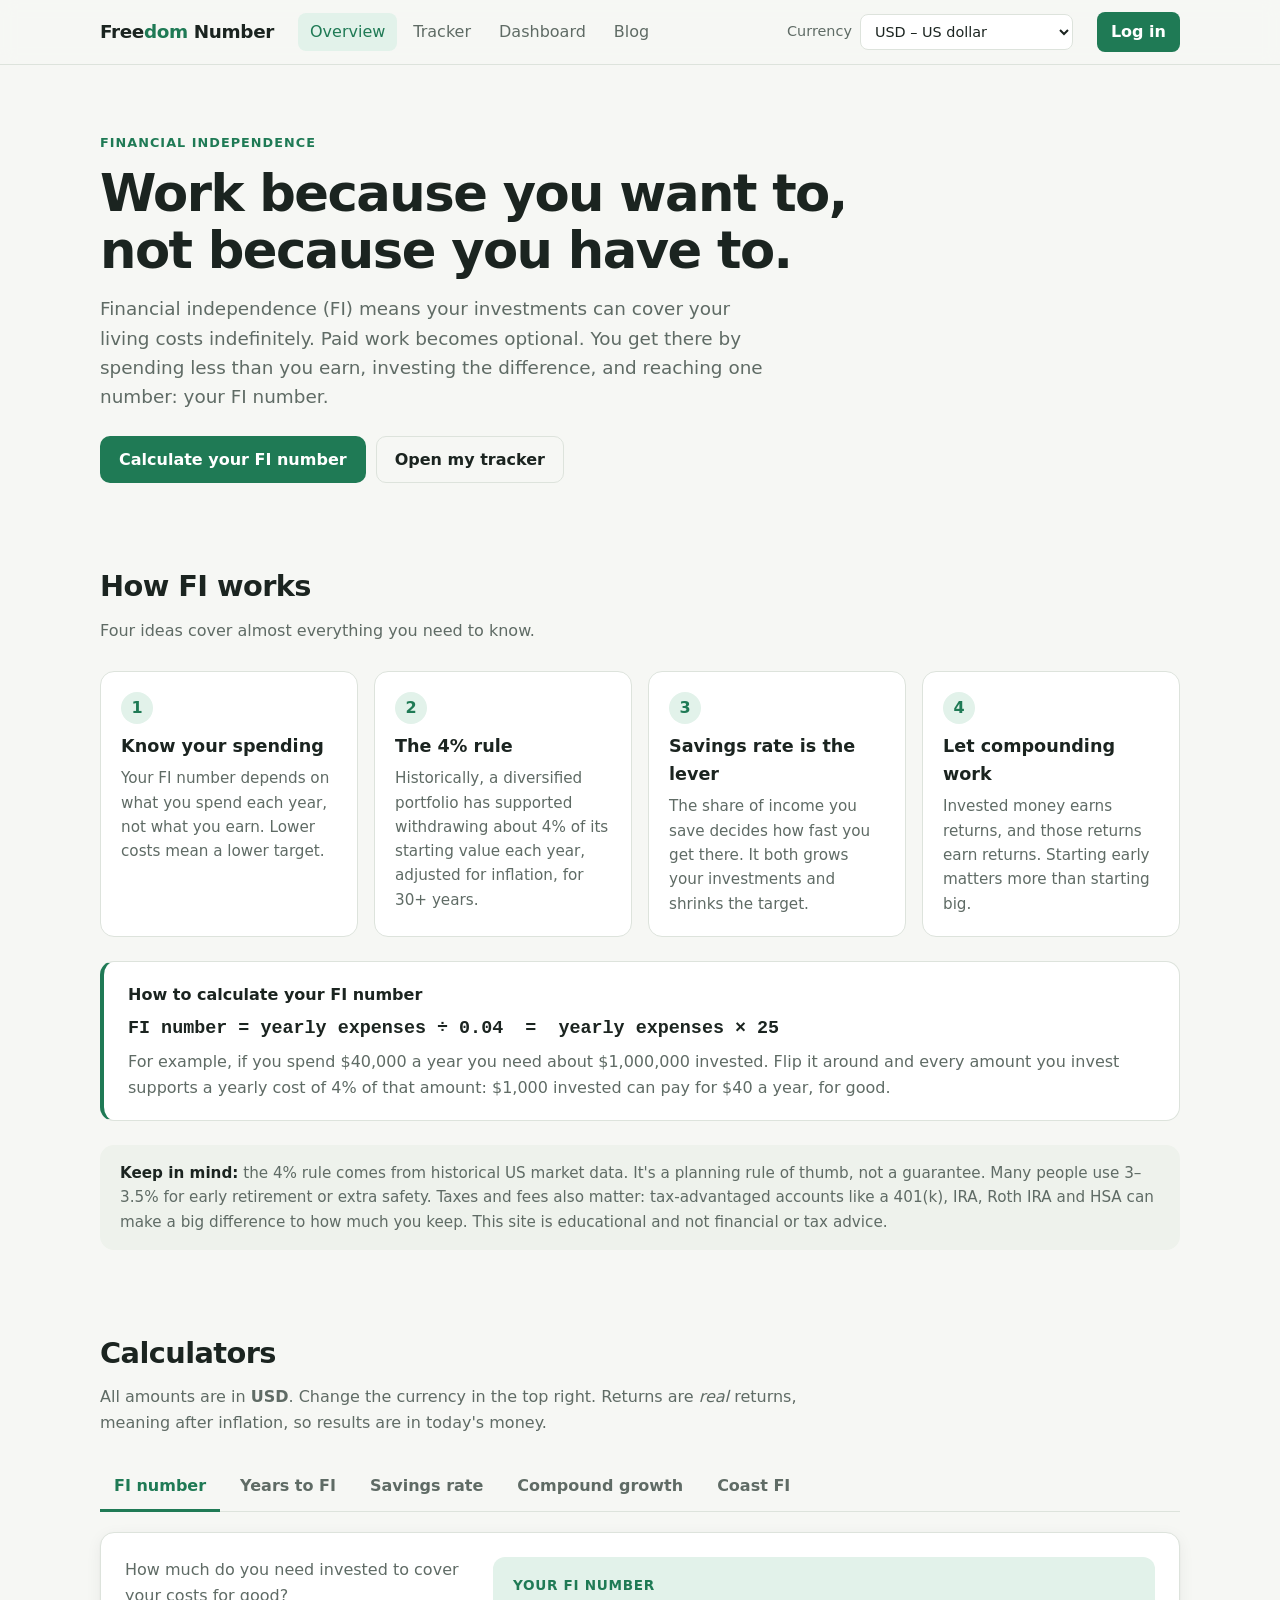
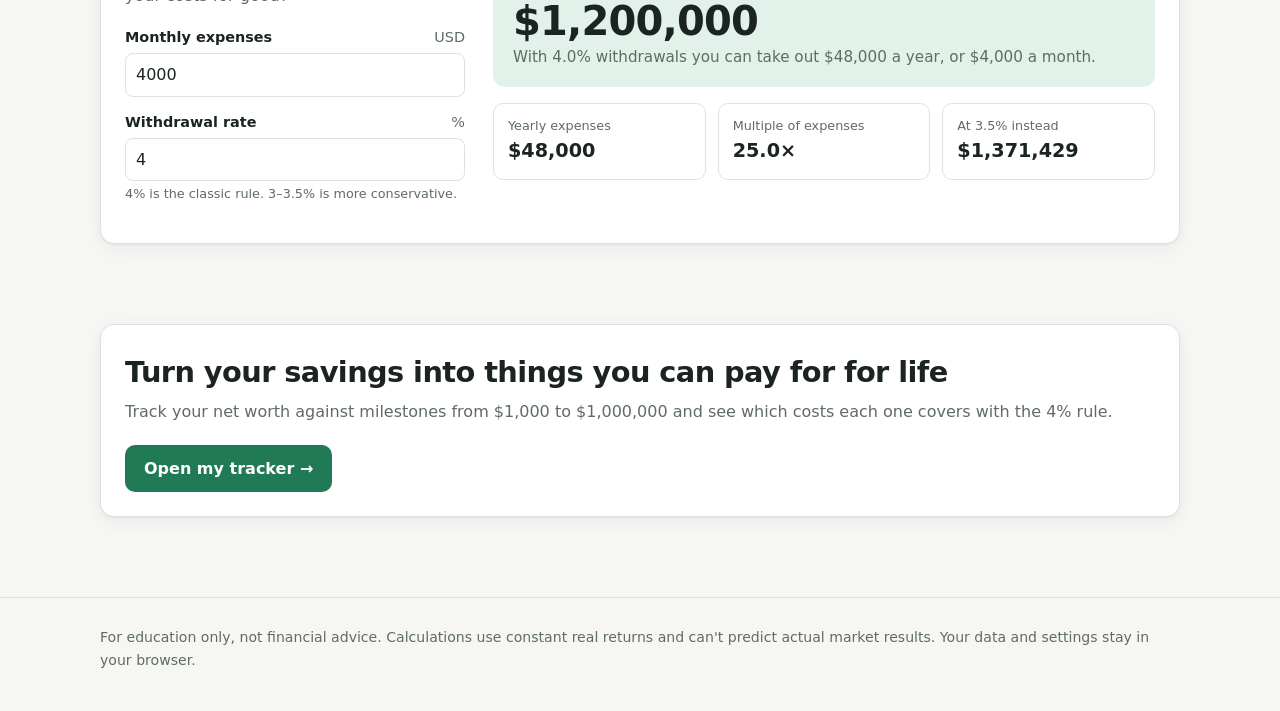
<file: index.html>
<!DOCTYPE html>
<html lang="en">
<head>
  <meta charset="UTF-8" />
  <meta name="viewport" content="width=device-width, initial-scale=1.0" />
  <title>Financial Independence – Overview &amp; Calculators</title>
  <meta name="description" content="A short introduction to financial independence (FI), the 4% rule, and calculators for your FI number, years to FI, savings rate, compound growth and Coast FI." />
  <link rel="icon" href="favicon.svg" type="image/svg+xml" />
  <link rel="stylesheet" href="css/style.css?v=20261111a" />
</head>
<body>
  <header class="site-header">
    <div class="container">
      <a class="logo" href="index.html">Free<span>dom</span> Number</a>
      <nav class="nav">
        <a href="index.html" class="active">Overview</a>
        <a href="tracker.html">Tracker</a>
        <a href="dashboard.html">Dashboard</a>
        <a href="blog.html">Blog</a>
      </nav>
      <label class="currency-picker">
        <span class="label-text">Currency</span>
        <select data-currency-select aria-label="Currency"></select>
      </label>
      <a href="login.html" class="nav-login" data-auth-link>Log in</a>
    </div>
  </header>

  <main>
    <!-- ---------- Intro ---------- -->
    <section class="hero">
      <div class="container">
        <span class="eyebrow">Financial independence</span>
        <h1>Work because you want to, not because you have to.</h1>
        <p class="lead">
          Financial independence (FI) means your investments can cover your living costs
          indefinitely. Paid work becomes optional. You get there by spending less than
          you earn, investing the difference, and reaching one number: your FI number.
        </p>
        <div class="btn-row">
          <a class="btn btn-primary" href="#calculators">Calculate your FI number</a>
          <a class="btn btn-ghost" href="tracker.html">Open my tracker</a>
        </div>
      </div>
    </section>

    <section id="how-it-works">
      <div class="container">
        <h2>How FI works</h2>
        <p class="section-intro">Four ideas cover almost everything you need to know.</p>

        <div class="concepts">
          <div class="concept">
            <div class="num">1</div>
            <h3>Know your spending</h3>
            <p>Your FI number depends on what you spend each year, not what you earn. Lower costs mean a lower target.</p>
          </div>
          <div class="concept">
            <div class="num">2</div>
            <h3>The 4% rule</h3>
            <p>Historically, a diversified portfolio has supported withdrawing about 4% of its starting value each year, adjusted for inflation, for 30+ years.</p>
          </div>
          <div class="concept">
            <div class="num">3</div>
            <h3>Savings rate is the lever</h3>
            <p>The share of income you save decides how fast you get there. It both grows your investments and shrinks the target.</p>
          </div>
          <div class="concept">
            <div class="num">4</div>
            <h3>Let compounding work</h3>
            <p>Invested money earns returns, and those returns earn returns. Starting early matters more than starting big.</p>
          </div>
        </div>

        <div class="formula">
          <strong>How to calculate your FI number</strong>
          <code>FI number = yearly expenses ÷ 0.04 &nbsp;=&nbsp; yearly expenses × 25</code>
          <p>
            For example, if you spend $40,000 a year you need about $1,000,000 invested.
            Flip it around and every amount you invest supports a yearly cost of 4% of that amount:
            $1,000 invested can pay for $40 a year, for good.
          </p>
        </div>

        <div class="callout">
          <strong>Keep in mind:</strong> the 4% rule comes from historical US market data. It's a
          planning rule of thumb, not a guarantee. Many people use 3–3.5% for early retirement
          or extra safety. Taxes and fees also matter: tax-advantaged accounts like a 401(k),
          IRA, Roth IRA and HSA can make a big difference to how much you keep.
          This site is educational and not financial or tax advice.
        </div>
      </div>
    </section>

    <!-- ---------- Calculators ---------- -->
    <section id="calculators">
      <div class="container">
        <h2>Calculators</h2>
        <p class="section-intro">
          All amounts are in <strong data-currency-code>USD</strong>. Change the currency in the top
          right. Returns are <em>real</em> returns, meaning after inflation, so results are in today's money.
        </p>

        <div class="tabs" role="tablist">
          <button class="tab active" data-tab="calc-fi" role="tab">FI number</button>
          <button class="tab" data-tab="calc-years" role="tab">Years to FI</button>
          <button class="tab" data-tab="calc-rate" role="tab">Savings rate</button>
          <button class="tab" data-tab="calc-compound" role="tab">Compound growth</button>
          <button class="tab" data-tab="calc-coast" role="tab">Coast FI</button>
        </div>

        <!-- FI number -->
        <div class="calc card active" id="calc-fi">
          <div class="calc-grid">
            <div>
              <p class="calc-desc">How much do you need invested to cover your costs for good?</p>
              <div class="field">
                <label for="fi-monthly">Monthly expenses <span class="unit" data-currency-code>USD</span></label>
                <input id="fi-monthly" type="number" min="0" step="100" value="4000" />
              </div>
              <div class="field">
                <label for="fi-rate">Withdrawal rate <span class="unit">%</span></label>
                <input id="fi-rate" type="number" min="1" max="10" step="0.1" value="4" />
                <div class="hint">4% is the classic rule. 3–3.5% is more conservative.</div>
              </div>
            </div>
            <div class="results">
              <div class="result-main">
                <div class="label">Your FI number</div>
                <div class="value" id="fi-out">–</div>
                <div class="sub" id="fi-sub"></div>
              </div>
              <div class="stats">
                <div class="stat"><div class="label">Yearly expenses</div><div class="value" id="fi-yearly">–</div></div>
                <div class="stat"><div class="label">Multiple of expenses</div><div class="value" id="fi-mult">–</div></div>
                <div class="stat"><div class="label">At 3.5% instead</div><div class="value" id="fi-alt">–</div></div>
              </div>
            </div>
          </div>
        </div>

        <!-- Years to FI -->
        <div class="calc card" id="calc-years">
          <div class="calc-grid">
            <div>
              <p class="calc-desc">How long until your investments reach your FI number?</p>
              <div class="field">
                <label for="y-current">Invested today <span class="unit" data-currency-code>USD</span></label>
                <input id="y-current" type="number" min="0" step="1000" value="50000" />
              </div>
              <div class="field">
                <label for="y-saving">Invested per month <span class="unit" data-currency-code>USD</span></label>
                <input id="y-saving" type="number" min="0" step="100" value="1500" />
              </div>
              <div class="field">
                <label for="y-expenses">Monthly expenses in FI <span class="unit" data-currency-code>USD</span></label>
                <input id="y-expenses" type="number" min="0" step="100" value="4000" />
              </div>
              <div class="field">
                <label for="y-return">Expected real return <span class="unit">% / year</span></label>
                <input id="y-return" type="number" min="0" max="15" step="0.1" value="5" />
              </div>
              <div class="field">
                <label for="y-rate">Withdrawal rate <span class="unit">%</span></label>
                <input id="y-rate" type="number" min="1" max="10" step="0.1" value="4" />
              </div>
              <div class="field">
                <label for="y-age">Your age today <span class="unit">optional</span></label>
                <input id="y-age" type="number" min="0" max="100" step="1" value="30" />
              </div>
            </div>
            <div class="results">
              <div class="result-main">
                <div class="label">Time to FI</div>
                <div class="value" id="y-out">–</div>
                <div class="sub" id="y-sub"></div>
              </div>
              <div class="stats">
                <div class="stat"><div class="label">FI number</div><div class="value" id="y-target">–</div></div>
                <div class="stat"><div class="label">You invest in total</div><div class="value" id="y-contrib">–</div></div>
                <div class="stat"><div class="label">Growth from returns</div><div class="value" id="y-growth">–</div></div>
              </div>
              <canvas class="chart" id="y-chart"></canvas>
            </div>
          </div>
        </div>

        <!-- Savings rate -->
        <div class="calc card" id="calc-rate">
          <div class="calc-grid">
            <div>
              <p class="calc-desc">What share of your income do you save, and what does that mean for your timeline?</p>
              <div class="field">
                <label for="r-income">Monthly take-home pay <span class="unit" data-currency-code>USD</span></label>
                <input id="r-income" type="number" min="0" step="100" value="6000" />
              </div>
              <div class="field">
                <label for="r-spend">Monthly spending <span class="unit" data-currency-code>USD</span></label>
                <input id="r-spend" type="number" min="0" step="100" value="4000" />
              </div>
              <div class="field">
                <label for="r-return">Expected real return <span class="unit">% / year</span></label>
                <input id="r-return" type="number" min="0" max="15" step="0.1" value="5" />
              </div>
              <div class="hint">The table assumes you start from zero and use the 4% rule.</div>
            </div>
            <div class="results">
              <div class="result-main">
                <div class="label">Your savings rate</div>
                <div class="value" id="r-out">–</div>
                <div class="sub" id="r-sub"></div>
              </div>
              <table class="data" id="r-table">
                <thead><tr><th>Savings rate</th><th class="num">Years to FI (from zero)</th></tr></thead>
                <tbody></tbody>
              </table>
            </div>
          </div>
        </div>

        <!-- Compound growth -->
        <div class="calc card" id="calc-compound">
          <div class="calc-grid">
            <div>
              <p class="calc-desc">See how regular investing grows over time.</p>
              <div class="field">
                <label for="c-start">Starting amount <span class="unit" data-currency-code>USD</span></label>
                <input id="c-start" type="number" min="0" step="1000" value="10000" />
              </div>
              <div class="field">
                <label for="c-monthly">Monthly contribution <span class="unit" data-currency-code>USD</span></label>
                <input id="c-monthly" type="number" min="0" step="50" value="500" />
              </div>
              <div class="field">
                <label for="c-return">Expected real return <span class="unit">% / year</span></label>
                <input id="c-return" type="number" min="0" max="15" step="0.1" value="5" />
              </div>
              <div class="field">
                <label for="c-years">Years <span class="unit">years</span></label>
                <input id="c-years" type="number" min="1" max="70" step="1" value="25" />
              </div>
            </div>
            <div class="results">
              <div class="result-main">
                <div class="label">Value after <span id="c-years-label">25</span> years</div>
                <div class="value" id="c-out">–</div>
                <div class="sub" id="c-sub"></div>
              </div>
              <div class="stats">
                <div class="stat"><div class="label">You put in</div><div class="value" id="c-contrib">–</div></div>
                <div class="stat"><div class="label">Returns earned</div><div class="value" id="c-growth">–</div></div>
                <div class="stat"><div class="label">Pays for (4%) / year</div><div class="value" id="c-sustain">–</div></div>
              </div>
              <canvas class="chart" id="c-chart"></canvas>
            </div>
          </div>
        </div>

        <!-- Coast FI -->
        <div class="calc card" id="calc-coast">
          <div class="calc-grid">
            <div>
              <p class="calc-desc">
                Coast FI is when you've invested enough that, with no more saving, compounding alone
                reaches your FI number by retirement age. After that you only need to cover today's costs.
              </p>
              <div class="field">
                <label for="k-age">Your age today</label>
                <input id="k-age" type="number" min="0" max="100" step="1" value="30" />
              </div>
              <div class="field">
                <label for="k-retire">Retirement age</label>
                <input id="k-retire" type="number" min="1" max="100" step="1" value="60" />
              </div>
              <div class="field">
                <label for="k-current">Invested today <span class="unit" data-currency-code>USD</span></label>
                <input id="k-current" type="number" min="0" step="1000" value="100000" />
              </div>
              <div class="field">
                <label for="k-expenses">Monthly expenses in retirement <span class="unit" data-currency-code>USD</span></label>
                <input id="k-expenses" type="number" min="0" step="100" value="4000" />
              </div>
              <div class="field">
                <label for="k-return">Expected real return <span class="unit">% / year</span></label>
                <input id="k-return" type="number" min="0" max="15" step="0.1" value="5" />
              </div>
              <div class="field">
                <label for="k-rate">Withdrawal rate <span class="unit">%</span></label>
                <input id="k-rate" type="number" min="1" max="10" step="0.1" value="4" />
              </div>
            </div>
            <div class="results">
              <div class="result-main">
                <div class="label">Your Coast FI number today</div>
                <div class="value" id="k-out">–</div>
                <div class="sub" id="k-sub"></div>
              </div>
              <div class="stats">
                <div class="stat"><div class="label">FI number at retirement</div><div class="value" id="k-target">–</div></div>
                <div class="stat"><div class="label">Your money grows to</div><div class="value" id="k-future">–</div></div>
                <div class="stat"><div class="label">Progress to Coast FI</div><div class="value" id="k-progress">–</div></div>
              </div>
              <canvas class="chart" id="k-chart"></canvas>
            </div>
          </div>
        </div>
      </div>
    </section>

    <section>
      <div class="container">
        <div class="card" style="display:flex;justify-content:space-between;align-items:center;gap:20px;flex-wrap:wrap">
          <div>
            <h2 style="margin:0 0 4px">Turn your savings into things you can pay for for life</h2>
            <p class="calc-desc" style="margin:0">Track your net worth against milestones from $1,000 to $1,000,000 and see which costs each one covers with the 4% rule.</p>
          </div>
          <a class="btn btn-primary" href="tracker.html">Open my tracker →</a>
        </div>
      </div>
    </section>
  </main>

  <footer>
    <div class="container">
      For education only, not financial advice. Calculations use constant real returns and can't predict
      actual market results. Your data and settings stay in your browser.
    </div>
  </footer>

  <script src="js/vendor/supabase.js?v=20261111a"></script>
  <script src="js/config.js?v=20261111a"></script>
  <script src="js/common.js?v=20261111a"></script>
  <script src="js/auth.js?v=20261111a"></script>
  <script src="js/calculators.js?v=20261111a"></script>
</body>
</html>
</file>
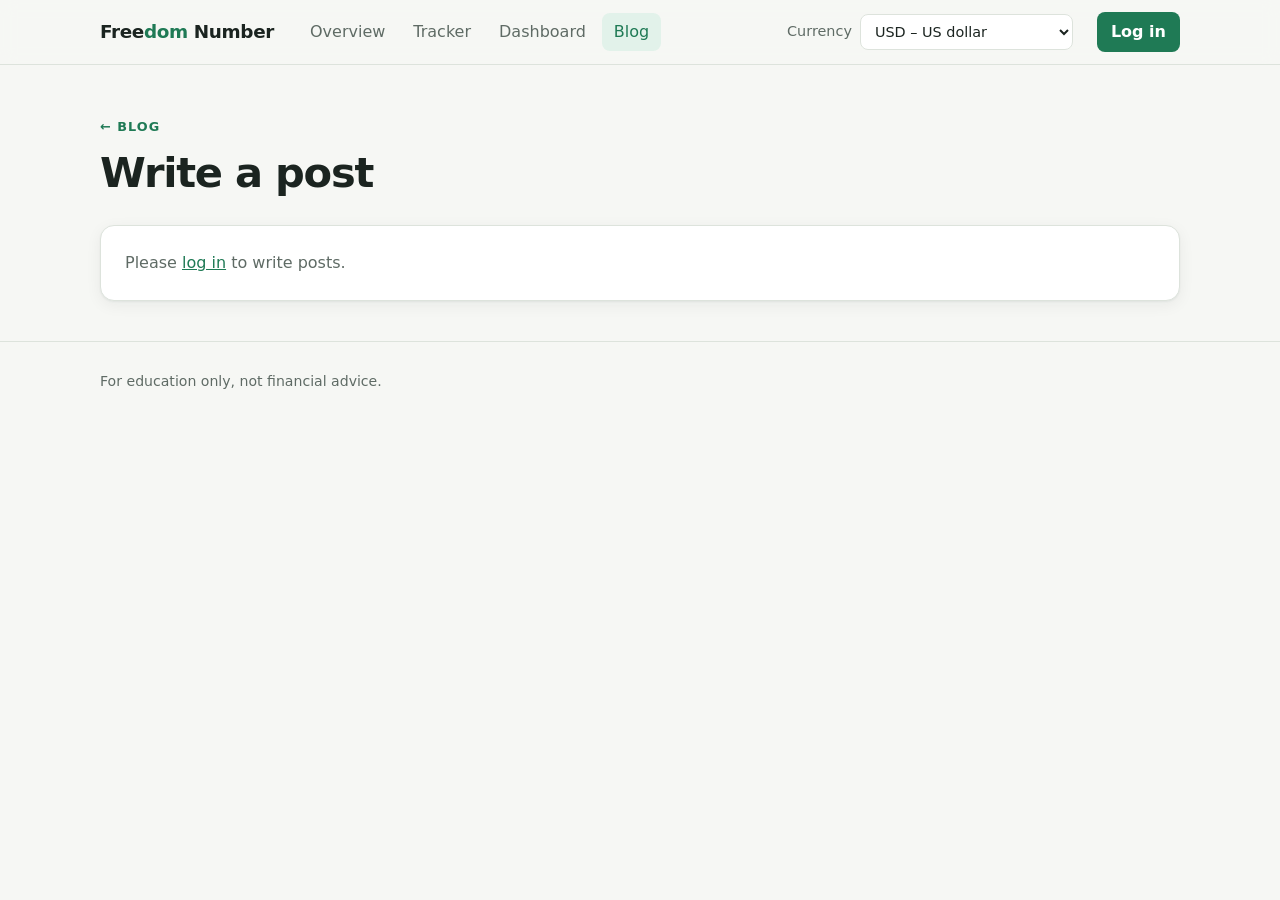
<file: blog-editor.html>
<!DOCTYPE html>
<html lang="en">
<head>
  <meta charset="UTF-8" />
  <meta name="viewport" content="width=device-width, initial-scale=1.0" />
  <title>Write a post – Freedom Number</title>
  <meta name="description" content="Write and publish blog posts." />
  <link rel="icon" href="favicon.svg" type="image/svg+xml" />
  <link rel="stylesheet" href="css/style.css?v=20261111a" />
</head>
<body>
  <header class="site-header">
    <div class="container">
      <a class="logo" href="index.html">Free<span>dom</span> Number</a>
      <nav class="nav">
        <a href="index.html">Overview</a>
        <a href="tracker.html">Tracker</a>
        <a href="dashboard.html">Dashboard</a>
        <a href="blog.html" class="active">Blog</a>
      </nav>
      <label class="currency-picker">
        <span class="label-text">Currency</span>
        <select data-currency-select aria-label="Currency"></select>
      </label>
      <a href="login.html" class="nav-login" data-auth-link>Log in</a>
    </div>
  </header>

  <main class="container">
    <div class="page-head">
      <span class="eyebrow"><a href="blog.html" style="text-decoration:none">← Blog</a></span>
      <h1 id="ed-heading">Write a post</h1>
    </div>

    <div class="card" id="ed-gate" hidden>
      <p class="calc-desc" id="ed-gate-msg" style="margin:0"></p>
    </div>

    <form id="ed-form" hidden novalidate>
      <div class="card" style="margin-bottom:20px">
        <div class="two-col">
          <div>
            <div class="field">
              <label for="ed-title">Title</label>
              <input id="ed-title" type="text" maxlength="160" required placeholder="My first $100,000" />
            </div>
            <div class="field">
              <label for="ed-slug">Link name <span class="unit">blog.html?post=…</span></label>
              <input id="ed-slug" type="text" maxlength="100" required pattern="[a-z0-9-]+" placeholder="my-first-100k" />
            </div>
            <div class="field">
              <label for="ed-excerpt">Short summary <span class="unit">shown on the blog list</span></label>
              <input id="ed-excerpt" type="text" maxlength="300" placeholder="What I learned on the way to my first milestone" />
            </div>
          </div>
          <div>
            <div class="field">
              <label for="ed-cover-url">Cover image <span class="unit">optional</span></label>
              <div style="display:flex;gap:8px">
                <input id="ed-cover-url" type="url" placeholder="Paste an image URL or upload →" style="flex:1" />
                <label class="btn btn-ghost btn-small" style="white-space:nowrap">Upload<input id="ed-cover-file" type="file" accept="image/*" hidden /></label>
              </div>
              <img class="cover-preview" id="ed-cover-preview" alt="" hidden />
            </div>
          </div>
        </div>
      </div>

      <div class="editor-grid">
        <div class="card">
          <div class="editor-toolbar">
            <button class="btn btn-ghost btn-small" type="button" data-md="h2" title="Heading">H2</button>
            <button class="btn btn-ghost btn-small" type="button" data-md="bold" title="Bold"><b>B</b></button>
            <button class="btn btn-ghost btn-small" type="button" data-md="italic" title="Italic"><i>I</i></button>
            <button class="btn btn-ghost btn-small" type="button" data-md="link" title="Link">Link</button>
            <button class="btn btn-ghost btn-small" type="button" data-md="quote" title="Quote">“ ”</button>
            <button class="btn btn-ghost btn-small" type="button" data-md="list" title="List">• List</button>
            <label class="btn btn-ghost btn-small">🖼 Image<input id="ed-image-file" type="file" accept="image/*" hidden /></label>
            <label class="btn btn-ghost btn-small">⬆ Upload .md / .txt<input id="ed-import-file" type="file" accept=".md,.markdown,.txt,text/markdown,text/plain" hidden /></label>
          </div>
          <textarea id="ed-content" placeholder="Write your post here. Markdown works: ## for headings, **bold**, *italic*, - lists, > quotes."></textarea>
        </div>
        <div class="card editor-preview">
          <div class="post-meta" style="margin-bottom:8px">Preview</div>
          <div class="prose" id="ed-preview"></div>
        </div>
      </div>

      <div class="editor-actions">
        <label class="check"><input type="checkbox" id="ed-published" /> Published (visible to everyone)</label>
        <div class="btn-row">
          <button class="btn btn-danger btn-small" type="button" id="ed-delete" hidden>Delete</button>
          <a class="btn btn-ghost" id="ed-view" hidden>View post</a>
          <button class="btn btn-primary" type="submit" id="ed-save">Save</button>
        </div>
      </div>
      <p class="form-msg" id="ed-msg" role="status"></p>
    </form>
  </main>

  <footer>
    <div class="container">
      For education only, not financial advice.
    </div>
  </footer>

  <script src="js/vendor/supabase.js?v=20261111a"></script>
  <script src="js/config.js?v=20261111a"></script>
  <script src="js/common.js?v=20261111a"></script>
  <script src="js/auth.js?v=20261111a"></script>
  <script src="js/vendor/marked.min.js?v=20261111a"></script>
  <script src="js/vendor/purify.min.js?v=20261111a"></script>
  <script src="js/blog-editor.js?v=20261111a"></script>
</body>
</html>
</file>
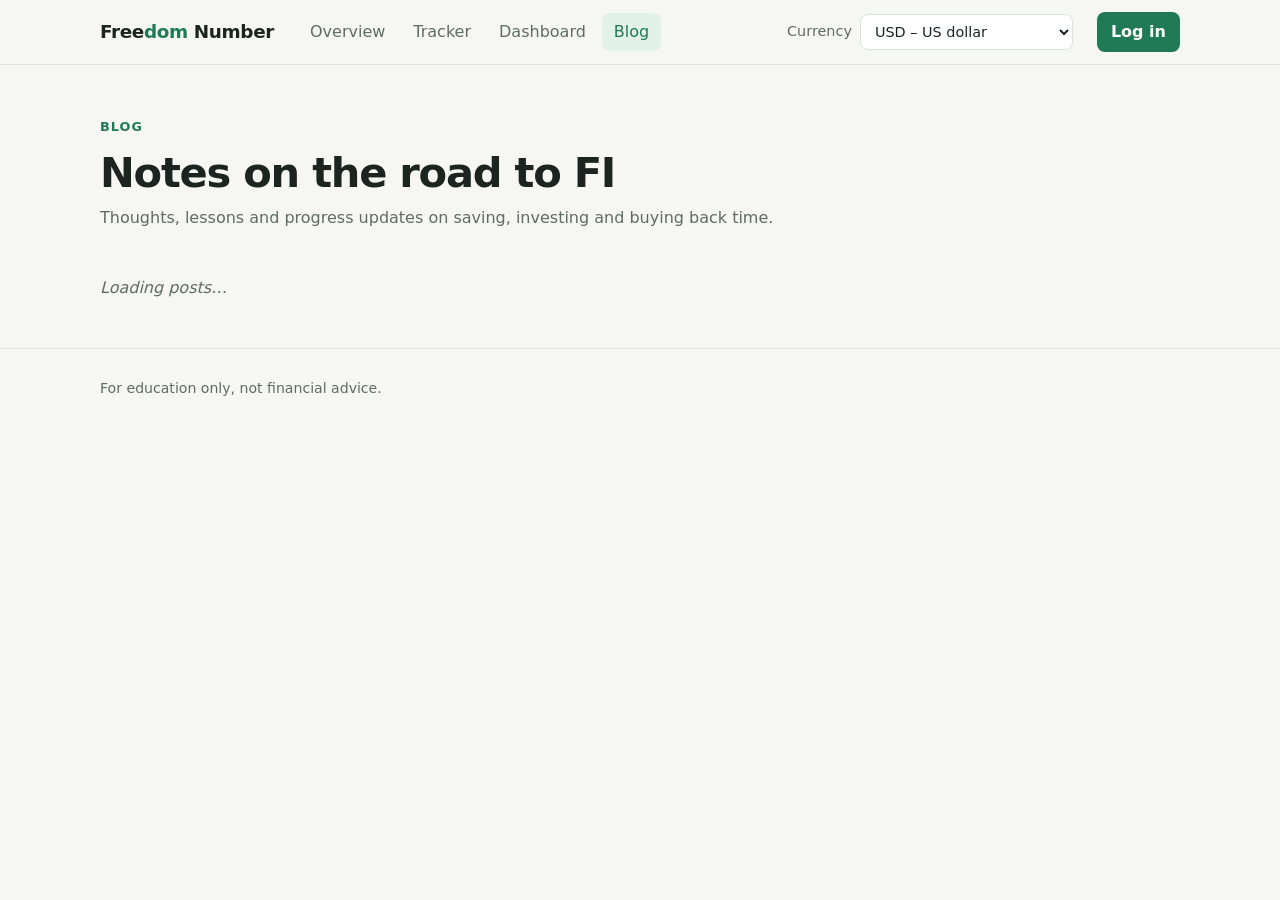
<file: blog.html>
<!DOCTYPE html>
<html lang="en">
<head>
  <meta charset="UTF-8" />
  <meta name="viewport" content="width=device-width, initial-scale=1.0" />
  <title>Blog – Freedom Number</title>
  <meta name="description" content="Posts about financial independence, saving and investing." />
  <link rel="icon" href="favicon.svg" type="image/svg+xml" />
  <link rel="stylesheet" href="css/style.css?v=20261111a" />
</head>
<body>
  <header class="site-header">
    <div class="container">
      <a class="logo" href="index.html">Free<span>dom</span> Number</a>
      <nav class="nav">
        <a href="index.html">Overview</a>
        <a href="tracker.html">Tracker</a>
        <a href="dashboard.html">Dashboard</a>
        <a href="blog.html" class="active">Blog</a>
      </nav>
      <label class="currency-picker">
        <span class="label-text">Currency</span>
        <select data-currency-select aria-label="Currency"></select>
      </label>
      <a href="login.html" class="nav-login" data-auth-link>Log in</a>
    </div>
  </header>

  <main class="container">
    <!-- List of posts -->
    <div id="blog-list-view">
      <div class="page-head" style="display:flex;justify-content:space-between;align-items:end;gap:20px;flex-wrap:wrap">
        <div>
          <span class="eyebrow">Blog</span>
          <h1>Notes on the road to FI</h1>
          <p>Thoughts, lessons and progress updates on saving, investing and buying back time.</p>
        </div>
        <a class="btn btn-primary" href="blog-editor.html" data-admin-only hidden>+ Write new post</a>
      </div>
      <div class="post-list" id="post-list"></div>
      <p class="empty" id="blog-status">Loading posts…</p>
    </div>

    <!-- Single post -->
    <article class="post" id="post-view" hidden>
      <a href="blog.html">← All posts</a>
      <div class="post-meta" style="margin-top:20px" id="post-meta"></div>
      <h1 id="post-title"></h1>
      <img class="cover-img" id="post-cover" alt="" hidden />
      <div class="prose" id="post-body"></div>
      <div class="btn-row" style="margin-top:32px" data-admin-only hidden>
        <a class="btn btn-ghost btn-small" id="post-edit">Edit this post</a>
      </div>
    </article>
  </main>

  <footer>
    <div class="container">
      For education only, not financial advice.
    </div>
  </footer>

  <script src="js/vendor/supabase.js?v=20261111a"></script>
  <script src="js/config.js?v=20261111a"></script>
  <script src="js/common.js?v=20261111a"></script>
  <script src="js/auth.js?v=20261111a"></script>
  <script src="js/vendor/marked.min.js?v=20261111a"></script>
  <script src="js/vendor/purify.min.js?v=20261111a"></script>
  <script src="js/blog.js?v=20261111a"></script>
</body>
</html>
</file>
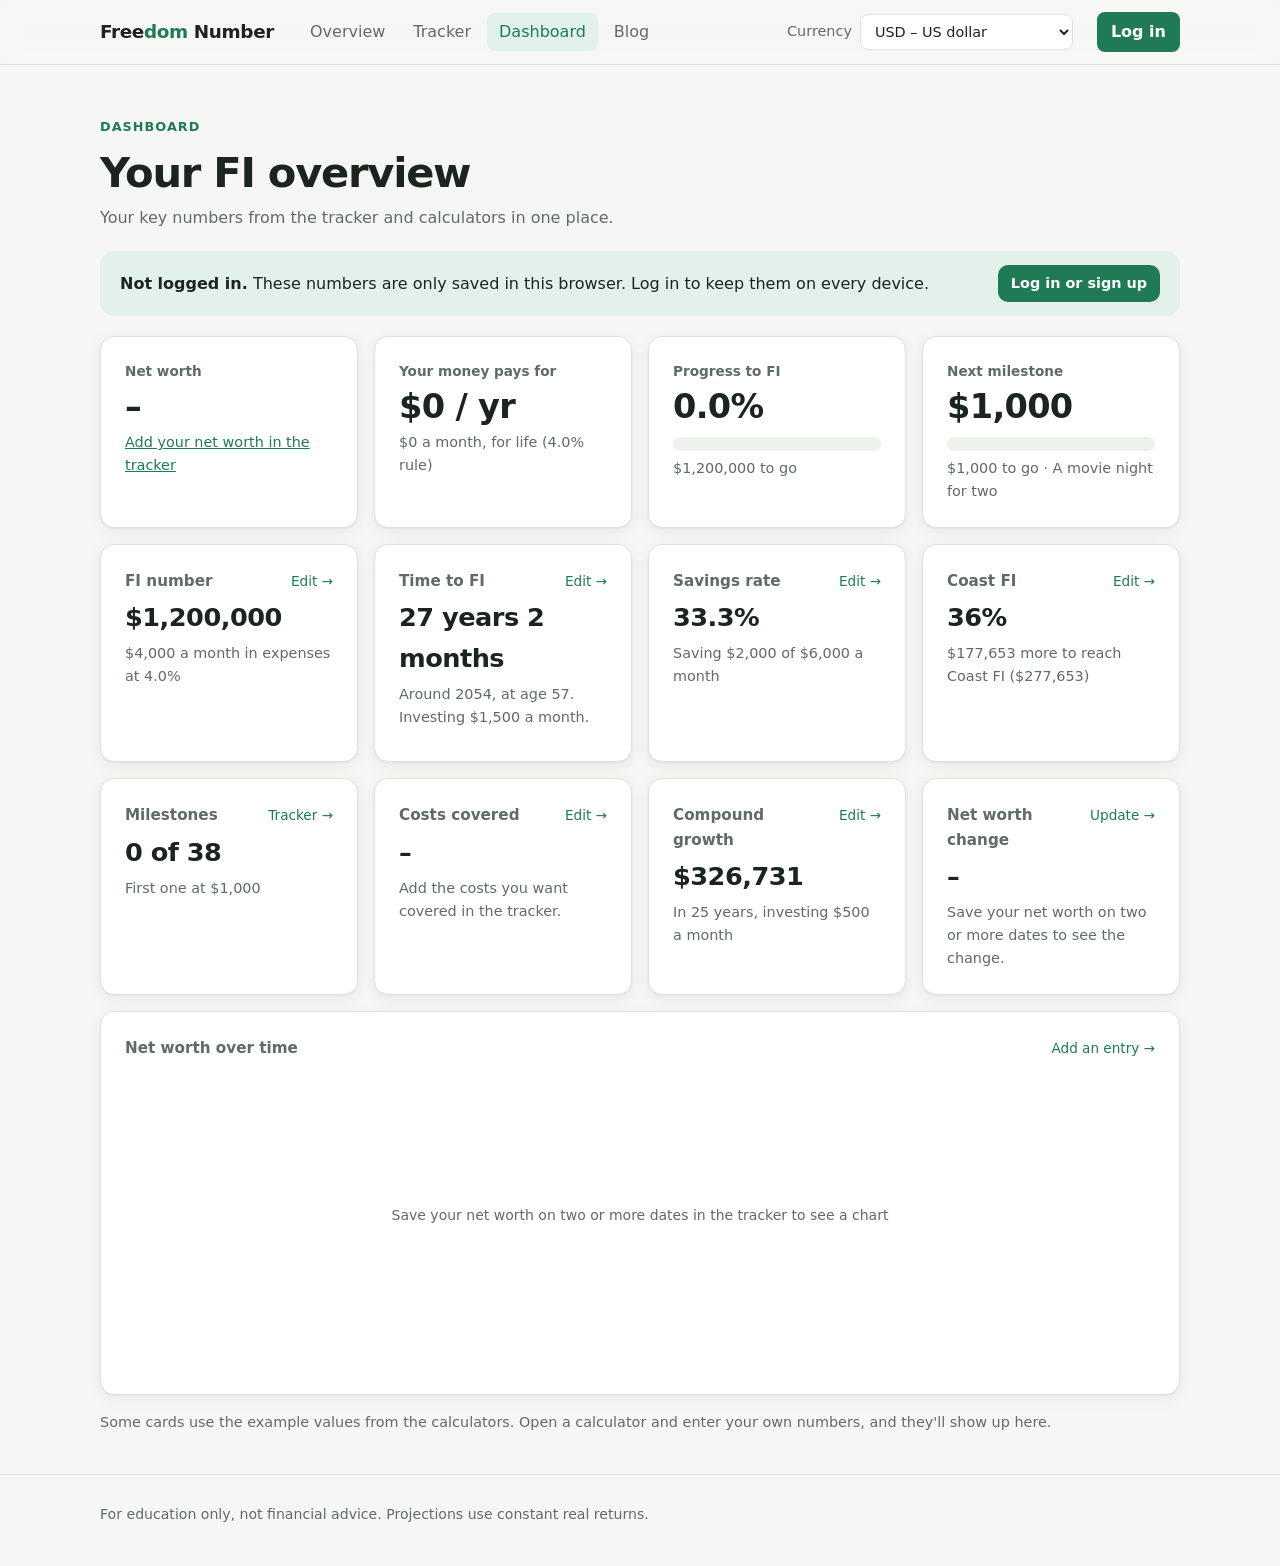
<file: dashboard.html>
<!DOCTYPE html>
<html lang="en">
<head>
  <meta charset="UTF-8" />
  <meta name="viewport" content="width=device-width, initial-scale=1.0" />
  <title>Dashboard – Freedom Number</title>
  <meta name="description" content="An overview of your financial independence numbers." />
  <link rel="icon" href="favicon.svg" type="image/svg+xml" />
  <link rel="stylesheet" href="css/style.css?v=20261111a" />
</head>
<body>
  <header class="site-header">
    <div class="container">
      <a class="logo" href="index.html">Free<span>dom</span> Number</a>
      <nav class="nav">
        <a href="index.html">Overview</a>
        <a href="tracker.html">Tracker</a>
        <a href="dashboard.html" class="active">Dashboard</a>
        <a href="blog.html">Blog</a>
      </nav>
      <label class="currency-picker">
        <span class="label-text">Currency</span>
        <select data-currency-select aria-label="Currency"></select>
      </label>
      <a href="login.html" class="nav-login" data-auth-link>Log in</a>
    </div>
  </header>

  <main class="container">
    <div class="page-head">
      <span class="eyebrow">Dashboard</span>
      <h1>Your FI overview</h1>
      <p>Your key numbers from the tracker and calculators in one place.</p>
    </div>

    <div class="banner" data-guest-only>
      <p><strong>Not logged in.</strong> These numbers are only saved in this browser. Log in to keep them on every device.</p>
      <a class="btn btn-primary btn-small" href="login.html">Log in or sign up</a>
    </div>

    <div class="dash-hero">
      <div class="card">
        <div class="label">Net worth</div>
        <div class="value" id="d-networth">–</div>
        <div class="sub" id="d-networth-sub"></div>
      </div>
      <div class="card">
        <div class="label">Your money pays for</div>
        <div class="value" id="d-sustain">–</div>
        <div class="sub" id="d-sustain-sub"></div>
      </div>
      <div class="card">
        <div class="label">Progress to FI</div>
        <div class="value" id="d-fi-pct">–</div>
        <div class="progress"><div id="d-fi-bar" style="width:0"></div></div>
        <div class="sub" id="d-fi-sub"></div>
      </div>
      <div class="card">
        <div class="label">Next milestone</div>
        <div class="value" id="d-next">–</div>
        <div class="progress"><div id="d-next-bar" style="width:0"></div></div>
        <div class="sub" id="d-next-sub"></div>
      </div>
    </div>

    <div class="dash-grid">
      <div class="card dash-card">
        <div class="head"><h3>FI number</h3><a href="index.html#calc-fi">Edit →</a></div>
        <div class="value" id="d-finum">–</div>
        <div class="sub" id="d-finum-sub"></div>
      </div>
      <div class="card dash-card">
        <div class="head"><h3>Time to FI</h3><a href="index.html#calc-years">Edit →</a></div>
        <div class="value" id="d-years">–</div>
        <div class="sub" id="d-years-sub"></div>
        <div class="note" id="d-years-note"></div>
      </div>
      <div class="card dash-card">
        <div class="head"><h3>Savings rate</h3><a href="index.html#calc-rate">Edit →</a></div>
        <div class="value" id="d-rate">–</div>
        <div class="sub" id="d-rate-sub"></div>
      </div>
      <div class="card dash-card">
        <div class="head"><h3>Coast FI</h3><a href="index.html#calc-coast">Edit →</a></div>
        <div class="value" id="d-coast">–</div>
        <div class="sub" id="d-coast-sub"></div>
        <div class="note" id="d-coast-note"></div>
      </div>
      <div class="card dash-card">
        <div class="head"><h3>Milestones</h3><a href="tracker.html">Tracker →</a></div>
        <div class="value" id="d-ms">–</div>
        <div class="sub" id="d-ms-sub"></div>
      </div>
      <div class="card dash-card">
        <div class="head"><h3>Costs covered</h3><a href="tracker.html#cost-form">Edit →</a></div>
        <div class="value" id="d-costs">–</div>
        <div class="sub" id="d-costs-sub"></div>
      </div>
      <div class="card dash-card">
        <div class="head"><h3>Compound growth</h3><a href="index.html#calc-compound">Edit →</a></div>
        <div class="value" id="d-comp">–</div>
        <div class="sub" id="d-comp-sub"></div>
      </div>
      <div class="card dash-card">
        <div class="head"><h3>Net worth change</h3><a href="tracker.html">Update →</a></div>
        <div class="value" id="d-change">–</div>
        <div class="sub" id="d-change-sub"></div>
      </div>
    </div>

    <div class="card">
      <div class="dash-card"><div class="head"><h3>Net worth over time</h3><a href="tracker.html">Add an entry →</a></div></div>
      <canvas class="chart" id="d-chart" style="height:300px;margin-top:10px"></canvas>
    </div>
    <p class="calc-desc" id="d-example-note" style="margin-top:16px;font-size:0.9rem" hidden>
      Some cards use the example values from the calculators. Open a calculator and enter your own numbers, and they'll show up here.
    </p>
  </main>

  <footer>
    <div class="container">
      For education only, not financial advice. Projections use constant real returns.
    </div>
  </footer>

  <script src="js/vendor/supabase.js?v=20261111a"></script>
  <script src="js/config.js?v=20261111a"></script>
  <script src="js/common.js?v=20261111a"></script>
  <script src="js/auth.js?v=20261111a"></script>
  <script src="js/dashboard.js?v=20261111a"></script>
</body>
</html>
</file>
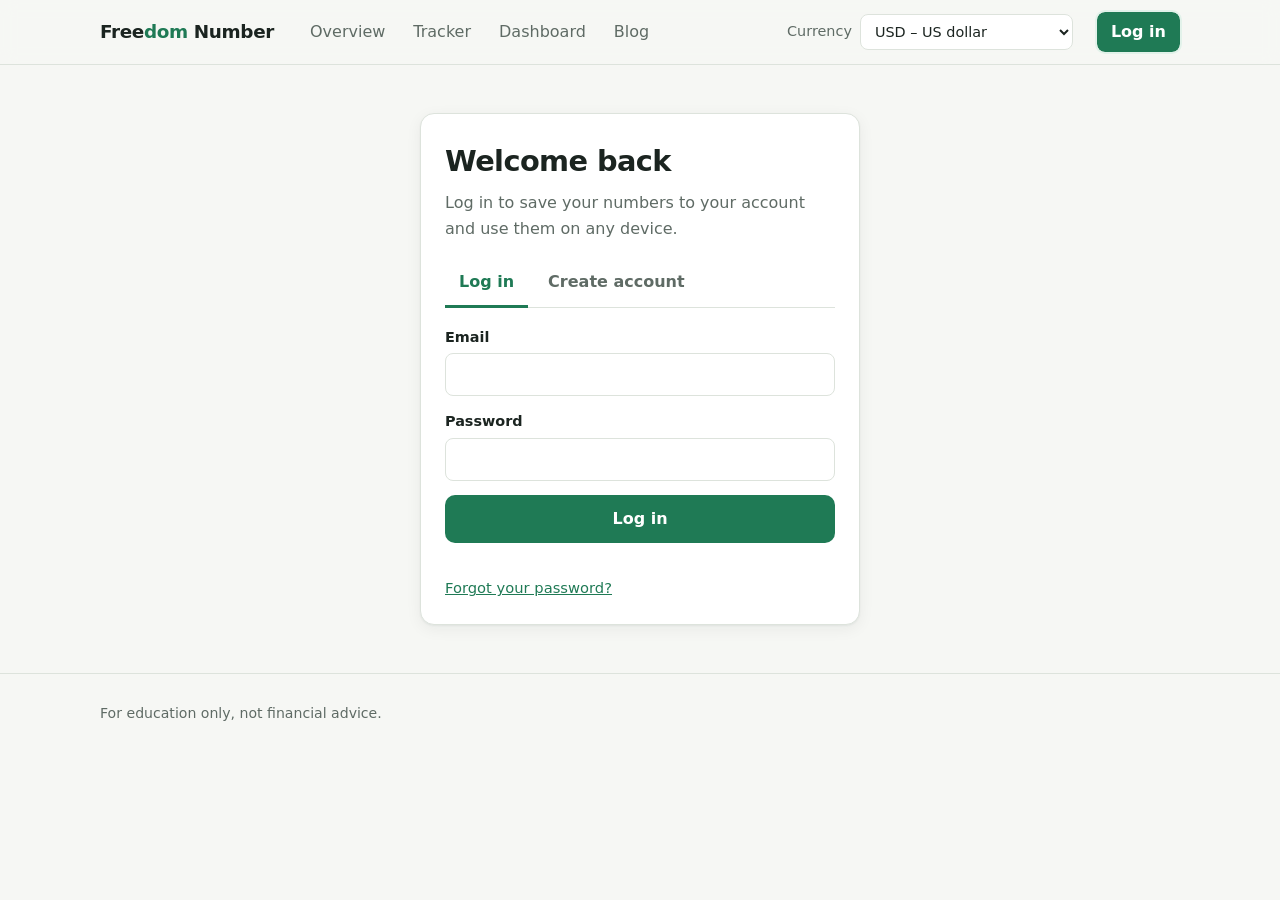
<file: login.html>
<!DOCTYPE html>
<html lang="en">
<head>
  <meta charset="UTF-8" />
  <meta name="viewport" content="width=device-width, initial-scale=1.0" />
  <title>Log in – Freedom Number</title>
  <meta name="description" content="Log in to save your financial independence numbers to your account." />
  <link rel="icon" href="favicon.svg" type="image/svg+xml" />
  <link rel="stylesheet" href="css/style.css?v=20261111a" />
</head>
<body>
  <header class="site-header">
    <div class="container">
      <a class="logo" href="index.html">Free<span>dom</span> Number</a>
      <nav class="nav">
        <a href="index.html">Overview</a>
        <a href="tracker.html">Tracker</a>
        <a href="dashboard.html">Dashboard</a>
        <a href="blog.html">Blog</a>
      </nav>
      <label class="currency-picker">
        <span class="label-text">Currency</span>
        <select data-currency-select aria-label="Currency"></select>
      </label>
      <a href="login.html" class="nav-login active" data-auth-link>Log in</a>
    </div>
  </header>

  <main class="container">
    <div class="auth-wrap">
      <!-- Supabase not configured yet -->
      <div class="card" id="auth-off" hidden>
        <h1>Login isn't set up yet</h1>
        <p class="calc-desc">
          Accounts need a Supabase project. Add your project URL and public key to
          <code>js/config.js</code> (see the README). Until then, everything still works and is saved in this browser.
        </p>
        <a class="btn btn-primary" href="dashboard.html">Go to my dashboard</a>
      </div>

      <!-- Logged out -->
      <div class="card" id="auth-guest" hidden>
        <h1 id="auth-title">Welcome back</h1>
        <p class="calc-desc" id="auth-intro">Log in to save your numbers to your account and use them on any device.</p>
        <div class="tabs" role="tablist">
          <button class="tab active" data-mode="login" type="button">Log in</button>
          <button class="tab" data-mode="signup" type="button">Create account</button>
        </div>
        <form id="auth-form" novalidate>
          <div class="field">
            <label for="auth-email">Email</label>
            <input id="auth-email" type="email" autocomplete="email" required />
          </div>
          <div class="field" id="pw-field">
            <label for="auth-password">Password <span class="unit" id="pw-hint"></span></label>
            <input id="auth-password" type="password" autocomplete="current-password" minlength="8" required />
          </div>
          <button class="btn btn-primary" id="auth-submit" type="submit" style="width:100%">Log in</button>
          <p class="form-msg" id="auth-msg" role="status"></p>
        </form>
        <p style="margin:6px 0 0;font-size:0.92rem">
          <button class="link-btn" id="forgot-btn" type="button">Forgot your password?</button>
        </p>
      </div>

      <!-- Setting a new password after clicking the reset link -->
      <div class="card" id="auth-recovery" hidden>
        <h1>Choose a new password</h1>
        <form id="recovery-form">
          <div class="field">
            <label for="new-password">New password <span class="unit">min. 8 characters</span></label>
            <input id="new-password" type="password" autocomplete="new-password" minlength="8" required />
          </div>
          <button class="btn btn-primary" type="submit" style="width:100%">Save new password</button>
          <p class="form-msg" id="recovery-msg" role="status"></p>
        </form>
      </div>

      <!-- Logged in -->
      <div class="card" id="auth-user" hidden>
        <h1>My account</h1>
        <p class="calc-desc">Logged in as <strong id="user-email"></strong> <span class="badge-pill" id="admin-badge" hidden>Admin</span></p>
        <p class="calc-desc" style="margin-top:-8px">
          Your tracker, calculator numbers and currency are saved to your account. <em data-sync-status></em>
        </p>
        <div class="btn-row">
          <a class="btn btn-primary" href="dashboard.html">Open my dashboard</a>
          <a class="btn btn-ghost" href="tracker.html">My tracker</a>
          <a class="btn btn-ghost" href="blog-editor.html" data-admin-only hidden>Write a blog post</a>
        </div>
        <hr style="border:none;border-top:1px solid var(--border);margin:22px 0" />
        <button class="btn btn-ghost btn-small" id="signout-btn">Log out</button>
        <p class="hint" style="font-size:0.85rem;color:var(--muted);margin:8px 0 0">Logging out removes your numbers from this browser. They stay safe in your account.</p>
      </div>
    </div>
  </main>

  <footer>
    <div class="container">
      For education only, not financial advice.
    </div>
  </footer>

  <script src="js/vendor/supabase.js?v=20261111a"></script>
  <script src="js/config.js?v=20261111a"></script>
  <script src="js/common.js?v=20261111a"></script>
  <script src="js/auth.js?v=20261111a"></script>
  <script src="js/login.js?v=20261111a"></script>
</body>
</html>
</file>
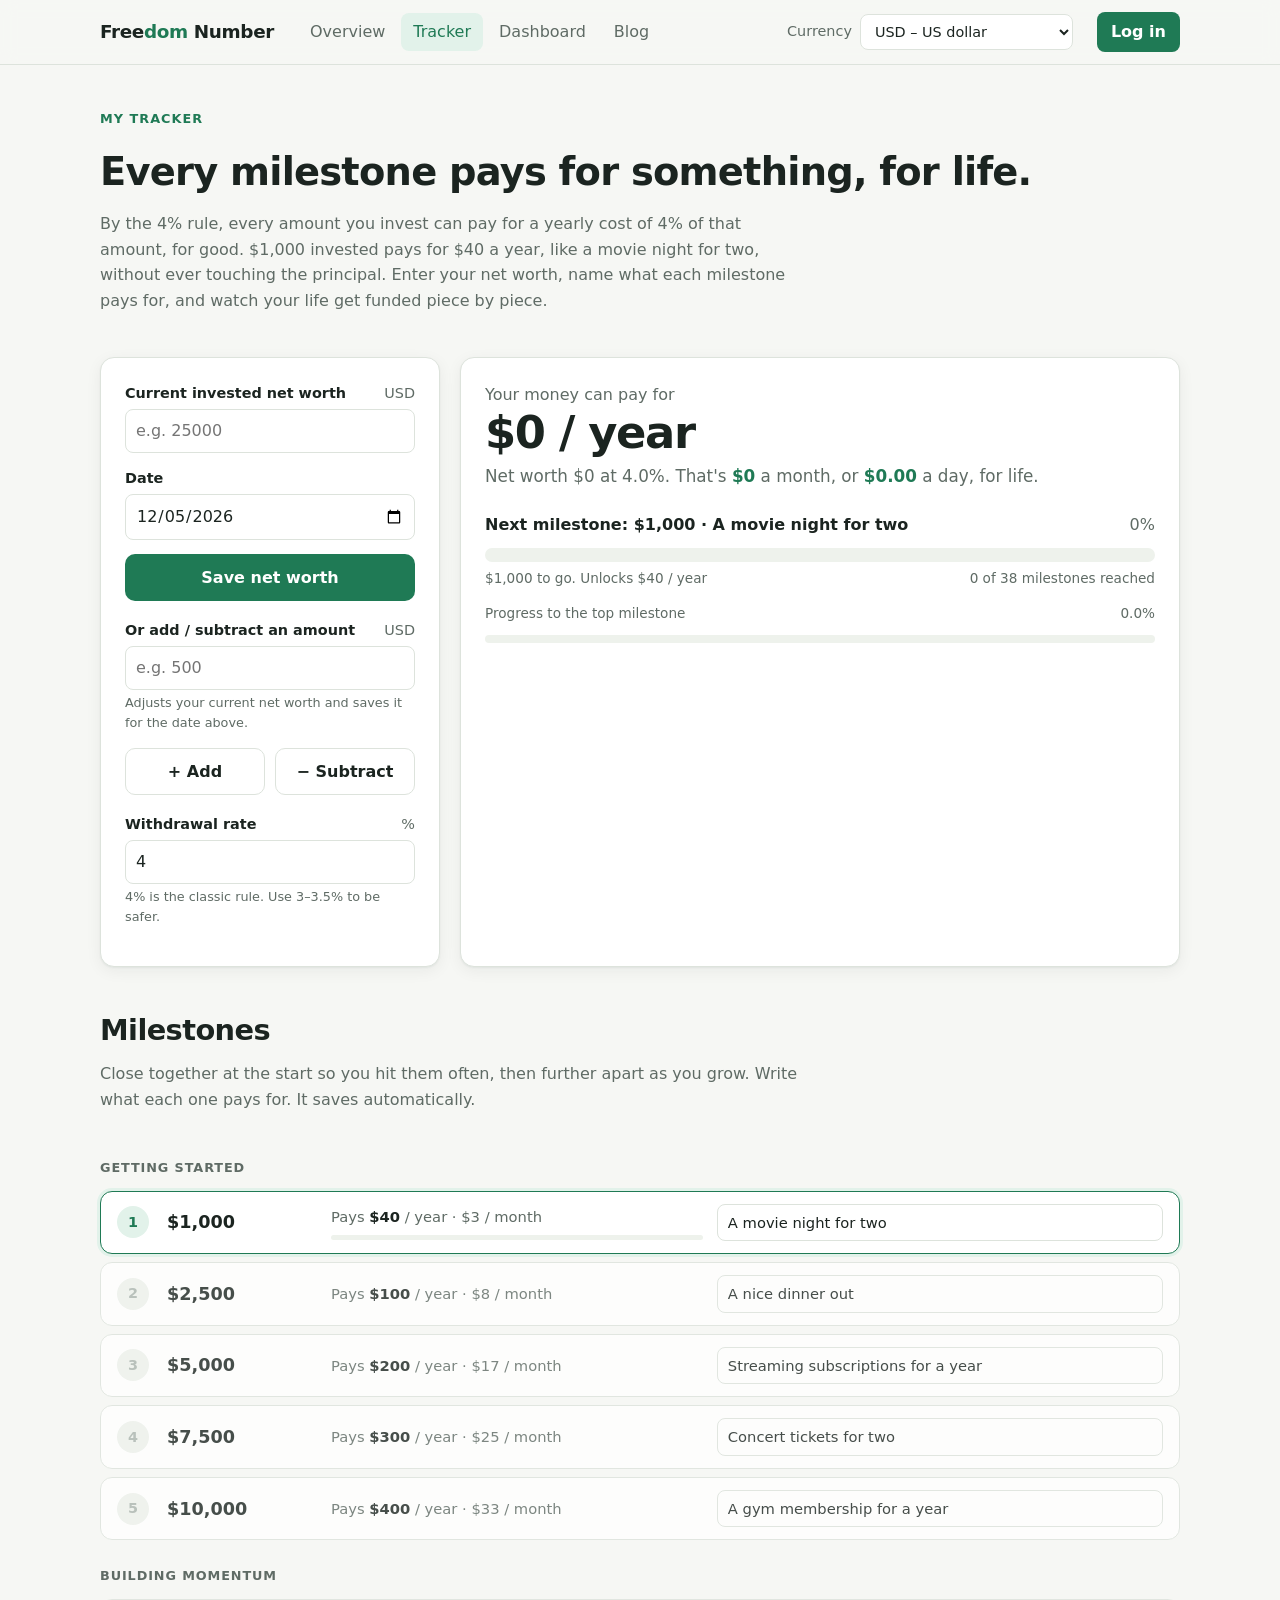
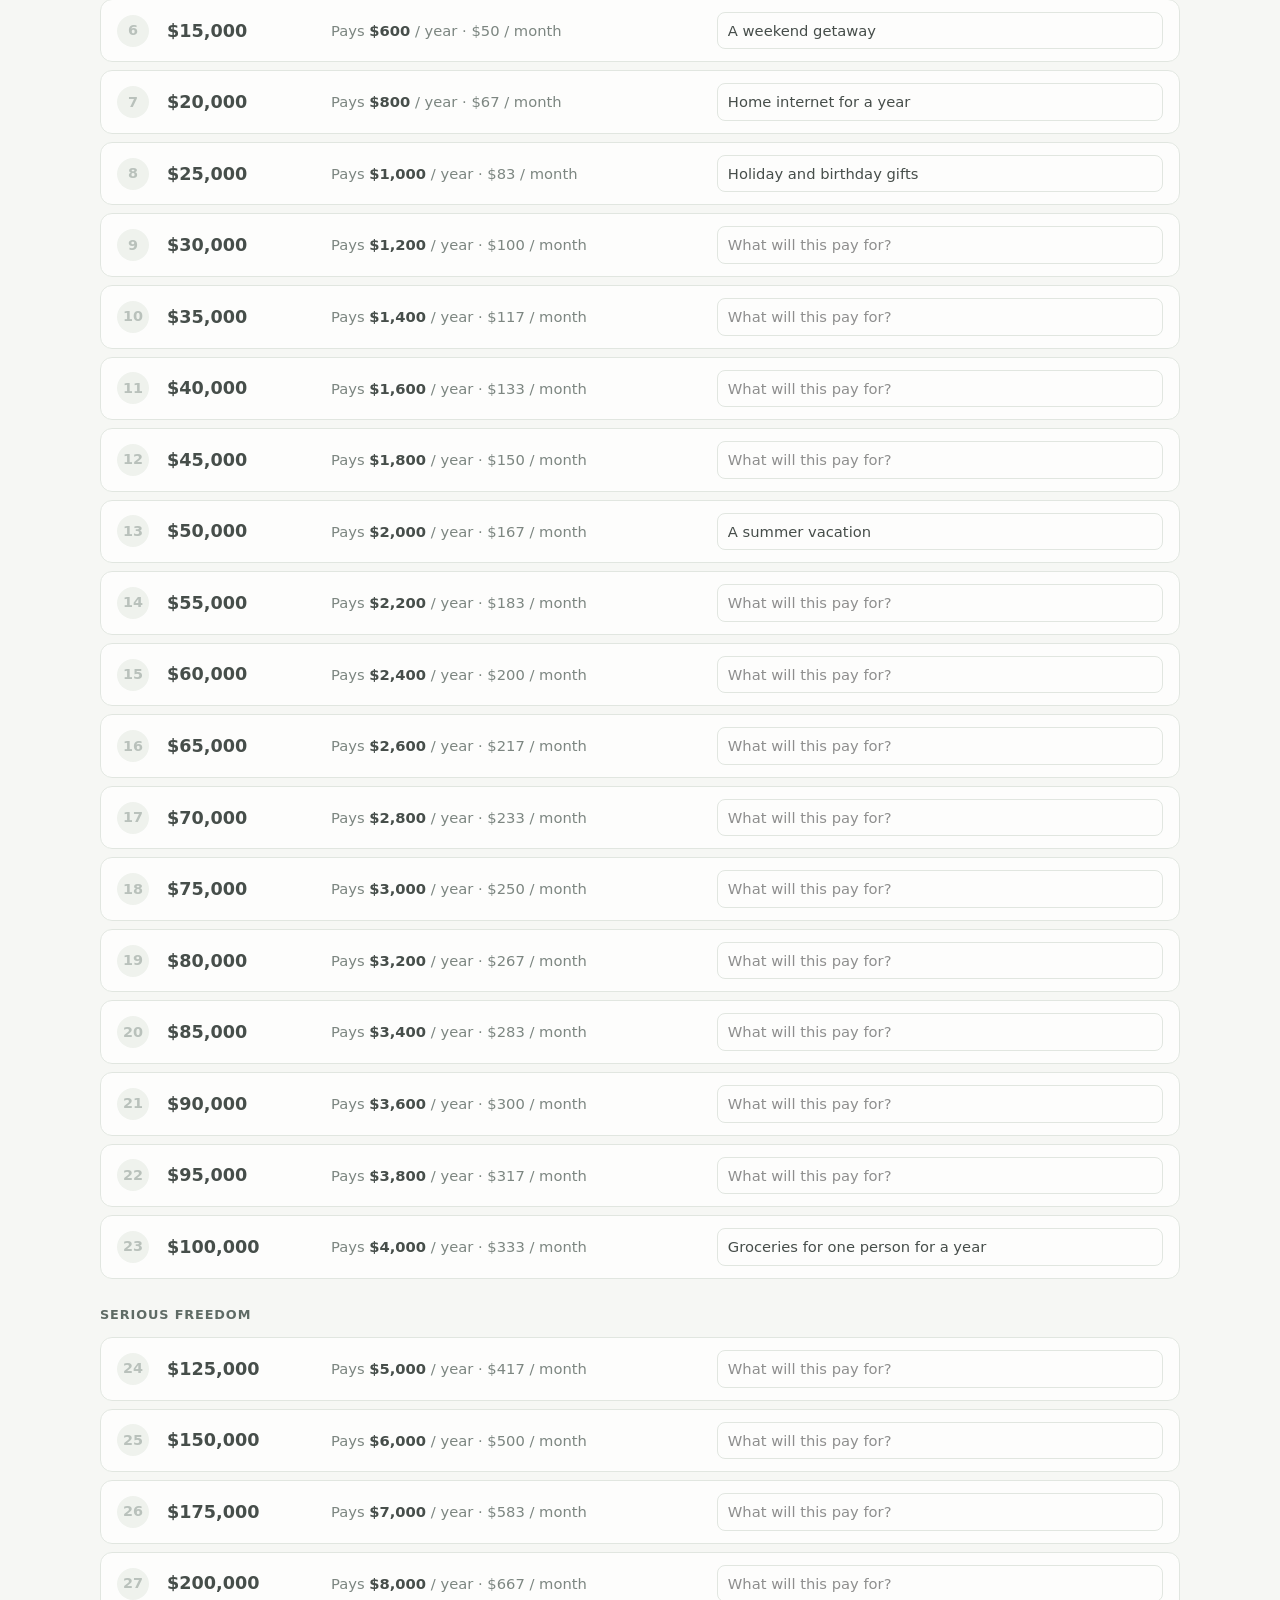
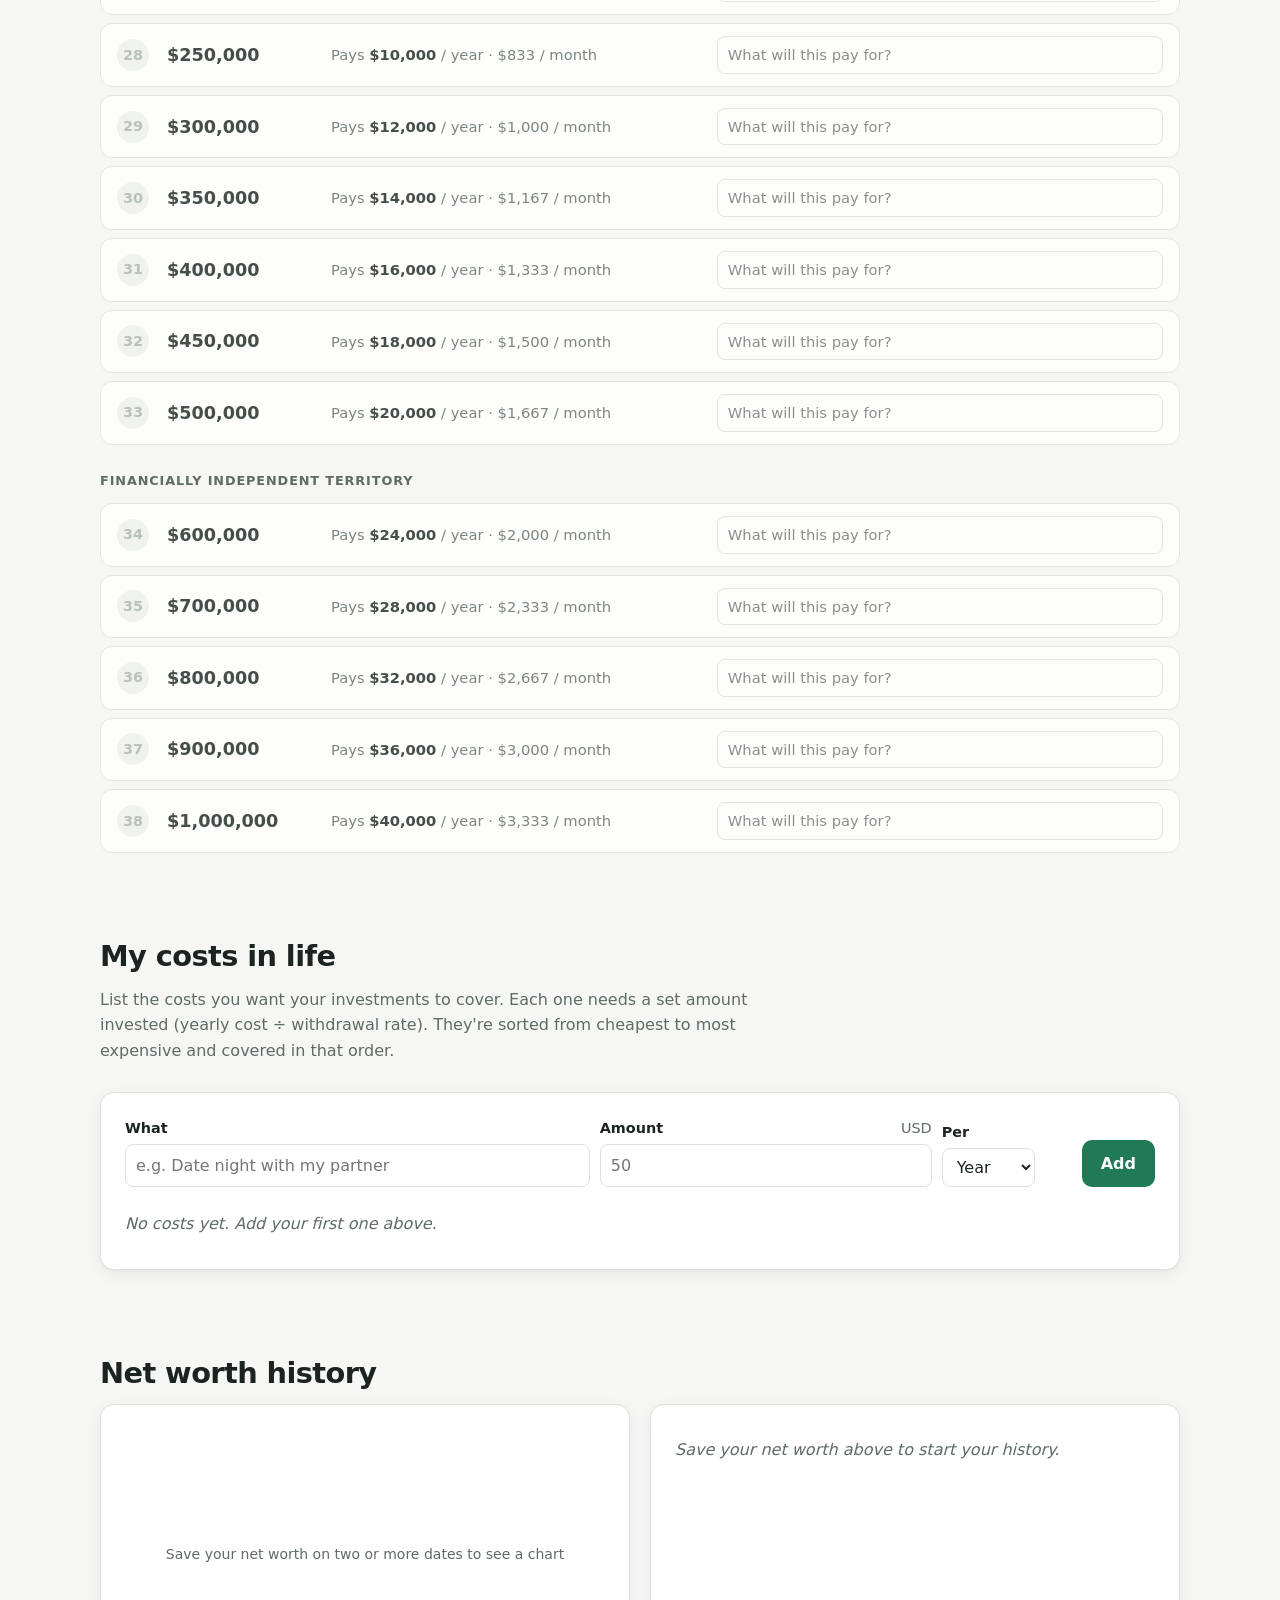
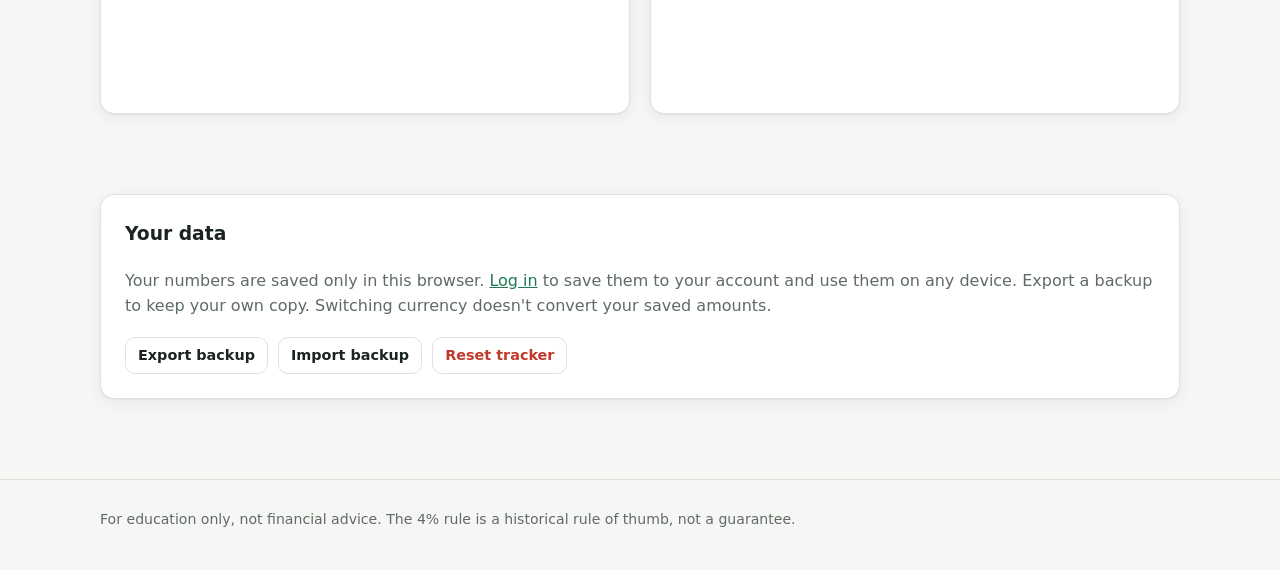
<file: tracker.html>
<!DOCTYPE html>
<html lang="en">
<head>
  <meta charset="UTF-8" />
  <meta name="viewport" content="width=device-width, initial-scale=1.0" />
  <title>My FI Tracker – the 4% rule, milestone by milestone</title>
  <meta name="description" content="Track your net worth against milestones and see which costs in your life each milestone can pay for, using the 4% rule." />
  <link rel="icon" href="favicon.svg" type="image/svg+xml" />
  <link rel="stylesheet" href="css/style.css?v=20261111a" />
</head>
<body>
  <header class="site-header">
    <div class="container">
      <a class="logo" href="index.html">Free<span>dom</span> Number</a>
      <nav class="nav">
        <a href="index.html">Overview</a>
        <a href="tracker.html" class="active">Tracker</a>
        <a href="dashboard.html">Dashboard</a>
        <a href="blog.html">Blog</a>
      </nav>
      <label class="currency-picker">
        <span class="label-text">Currency</span>
        <select data-currency-select aria-label="Currency"></select>
      </label>
      <a href="login.html" class="nav-login" data-auth-link>Log in</a>
    </div>
  </header>

  <main class="container">
    <section style="padding-bottom:16px">
      <span class="eyebrow">My tracker</span>
      <h2 style="font-size:clamp(1.8rem,4vw,2.4rem)">Every milestone pays for something, for life.</h2>
      <p class="section-intro">
        By the 4% rule, every amount you invest can pay for a yearly cost of 4% of that amount, for good.
        $1,000 invested pays for $40 a year, like a movie night for two, without ever touching the principal.
        Enter your net worth, name what each milestone pays for, and watch your life get funded piece by piece.
      </p>
    </section>

    <!-- ---------- Status ---------- -->
    <div class="tracker-top">
      <div class="card">
        <div class="field">
          <label for="t-networth">Current invested net worth <span class="unit" data-currency-code>USD</span></label>
          <input id="t-networth" type="number" step="1000" placeholder="e.g. 25000" />
        </div>
        <div class="field">
          <label for="t-date">Date</label>
          <input id="t-date" type="date" />
        </div>
        <button class="btn btn-primary" id="t-save" style="width:100%">Save net worth</button>
        <div class="field" style="margin-top:18px">
          <label for="t-adjust">Or add / subtract an amount <span class="unit" data-currency-code>USD</span></label>
          <input id="t-adjust" type="number" min="0" step="100" placeholder="e.g. 500" />
          <div class="hint">Adjusts your current net worth and saves it for the date above.</div>
        </div>
        <div class="btn-row adjust-row">
          <button class="btn btn-ghost" id="t-add" type="button">+ Add</button>
          <button class="btn btn-ghost" id="t-subtract" type="button">− Subtract</button>
        </div>
        <div class="field" style="margin-top:18px">
          <label for="t-rate">Withdrawal rate <span class="unit">%</span></label>
          <input id="t-rate" type="number" min="1" max="10" step="0.1" value="4" />
          <div class="hint">4% is the classic rule. Use 3–3.5% to be safer.</div>
        </div>
      </div>

      <div class="card">
        <div class="calc-desc" style="margin:0">Your money can pay for</div>
        <div class="big-number" id="t-sustain">–</div>
        <div class="sustain-line" id="t-sustain-line"></div>

        <div style="margin-top:22px">
          <div style="display:flex;justify-content:space-between;gap:12px;flex-wrap:wrap">
            <strong id="t-next-title">Next milestone</strong>
            <span class="calc-desc" style="margin:0" id="t-next-pct"></span>
          </div>
          <div class="progress"><div id="t-next-bar" style="width:0"></div></div>
          <div class="progress-meta">
            <span id="t-next-left"></span>
            <span id="t-reached-count"></span>
          </div>
        </div>
        <div class="progress-meta" style="margin-top:14px">
          <span>Progress to the top milestone</span>
          <span id="t-total-pct"></span>
        </div>
        <div class="progress" style="height:8px"><div id="t-total-bar" style="width:0"></div></div>
      </div>
    </div>

    <!-- ---------- Milestones ---------- -->
    <section style="padding-top:20px">
      <h2>Milestones</h2>
      <p class="section-intro">
        Close together at the start so you hit them often, then further apart as you grow.
        Write what each one pays for. It saves automatically.
      </p>
      <div class="ladder" id="t-ladder"></div>
    </section>

    <!-- ---------- Costs ---------- -->
    <section>
      <h2>My costs in life</h2>
      <p class="section-intro">
        List the costs you want your investments to cover. Each one needs a set amount invested
        (yearly cost ÷ withdrawal rate). They're sorted from cheapest to most expensive and covered in that order.
      </p>
      <div class="card">
        <form class="cost-form" id="cost-form">
          <div class="field">
            <label for="cost-name">What</label>
            <input id="cost-name" type="text" placeholder="e.g. Date night with my partner" required maxlength="80" />
          </div>
          <div class="field">
            <label for="cost-amount">Amount <span class="unit" data-currency-code>USD</span></label>
            <input id="cost-amount" type="number" min="0" step="any" placeholder="50" required />
          </div>
          <div class="field">
            <label for="cost-period">Per</label>
            <select id="cost-period">
              <option value="year">Year</option>
              <option value="month">Month</option>
            </select>
          </div>
          <button class="btn btn-primary" type="submit">Add</button>
        </form>

        <div class="table-scroll">
        <table class="data" id="cost-table">
          <thead>
            <tr>
              <th>Cost</th>
              <th class="num">Per year</th>
              <th class="num">Needs invested</th>
              <th class="num">Cumulative</th>
              <th>Status</th>
              <th></th>
            </tr>
          </thead>
          <tbody></tbody>
        </table>
        </div>
        <div class="empty" id="cost-empty">No costs yet. Add your first one above.</div>
        <div class="callout" id="cost-summary" style="margin-top:16px"></div>
      </div>
    </section>

    <!-- ---------- History ---------- -->
    <section>
      <h2>Net worth history</h2>
      <div class="two-col">
        <div class="card">
          <canvas class="chart" id="t-chart"></canvas>
        </div>
        <div class="card">
          <div class="table-scroll">
          <table class="data" id="hist-table">
            <thead><tr><th>Date</th><th class="num">Net worth</th><th class="num">Pays for / year</th><th></th></tr></thead>
            <tbody></tbody>
          </table>
          </div>
          <div class="empty" id="hist-empty">Save your net worth above to start your history.</div>
        </div>
      </div>
    </section>

    <section>
      <div class="card">
        <h3 style="margin-top:0">Your data</h3>
        <p class="calc-desc">
          <span data-guest-only>Your numbers are saved only in this browser. <a href="login.html">Log in</a> to save them to your account and use them on any device.</span>
          <span data-user-only hidden>You're logged in, so your numbers are saved to your account. <em data-sync-status></em></span>
          Export a backup to keep your own copy. Switching currency doesn't convert your saved amounts.
        </p>
        <div class="btn-row">
          <button class="btn btn-ghost btn-small" id="t-export">Export backup</button>
          <label class="btn btn-ghost btn-small">
            Import backup <input type="file" id="t-import" accept="application/json" hidden />
          </label>
          <button class="btn btn-danger btn-small" id="t-reset">Reset tracker</button>
        </div>
      </div>
    </section>
  </main>

  <footer>
    <div class="container">
      For education only, not financial advice. The 4% rule is a historical rule of thumb, not a guarantee.
    </div>
  </footer>

  <script src="js/vendor/supabase.js?v=20261111a"></script>
  <script src="js/config.js?v=20261111a"></script>
  <script src="js/common.js?v=20261111a"></script>
  <script src="js/auth.js?v=20261111a"></script>
  <script src="js/tracker.js?v=20261111a"></script>
</body>
</html>
</file>
<file: css/style.css>
:root {
  --bg: #f6f7f4;
  --surface: #ffffff;
  --surface-2: #eef2ec;
  --text: #1b2420;
  --muted: #5f6b65;
  --border: #dde3dc;
  --grid: #e7ebe5;
  --accent: #1f7a55;
  --accent-2: #2f9e6e;
  --accent-soft: #e2f2ea;
  --warn: #c07a12;
  --locked: #aab4ae;
  --radius: 14px;
  --shadow: 0 1px 2px rgba(20, 40, 30, 0.05), 0 4px 16px rgba(20, 40, 30, 0.06);
  --max: 1120px;
  --on-accent: #ffffff;
}

@media (prefers-color-scheme: dark) {
  :root {
    --bg: #111614;
    --surface: #18201c;
    --surface-2: #1f2a25;
    --text: #e6ece8;
    --muted: #94a39b;
    --border: #2b3832;
    --grid: #24302a;
    --accent: #4cc38a;
    --accent-2: #6fd6a3;
    --accent-soft: #1d3a2d;
    --warn: #e5a54b;
    --locked: #4a5650;
    --shadow: 0 1px 2px rgba(0, 0, 0, 0.3), 0 4px 16px rgba(0, 0, 0, 0.25);
    --on-accent: #0d1f17;
  }
}

* { box-sizing: border-box; }

html { scroll-behavior: smooth; }

body {
  margin: 0;
  font-family: system-ui, -apple-system, "Segoe UI", Roboto, sans-serif;
  background: var(--bg);
  color: var(--text);
  line-height: 1.6;
}

a { color: var(--accent); }

.container { max-width: var(--max); margin: 0 auto; padding: 0 20px; }

/* ---------- Header / nav ---------- */
.site-header {
  position: sticky;
  top: 0;
  z-index: 10;
  background: color-mix(in srgb, var(--bg) 88%, transparent);
  backdrop-filter: blur(8px);
  border-bottom: 1px solid var(--border);
}
.site-header .container {
  display: flex;
  align-items: center;
  gap: 24px;
  height: 64px;
}
.logo {
  font-weight: 800;
  font-size: 1.15rem;
  color: var(--text);
  text-decoration: none;
  letter-spacing: -0.02em;
}
.logo span { color: var(--accent); }
.nav { display: flex; gap: 4px; flex: 1; }
.nav a {
  text-decoration: none;
  color: var(--muted);
  padding: 6px 12px;
  border-radius: 8px;
  font-weight: 500;
}
.nav a:hover { background: var(--surface-2); color: var(--text); }
.nav a.active { background: var(--accent-soft); color: var(--accent); }

.currency-picker { display: flex; align-items: center; gap: 8px; font-size: 0.9rem; color: var(--muted); }

select, input {
  font: inherit;
  color: var(--text);
  background: var(--surface);
  border: 1px solid var(--border);
  border-radius: 8px;
  padding: 8px 10px;
}
select:focus, input:focus { outline: 2px solid var(--accent); outline-offset: 1px; }

/* ---------- Hero ---------- */
.hero { padding: 64px 0 40px; }
.hero h1 {
  font-size: clamp(2rem, 5vw, 3.2rem);
  line-height: 1.1;
  letter-spacing: -0.03em;
  margin: 0 0 16px;
  max-width: 760px;
}
.hero p.lead { font-size: 1.15rem; color: var(--muted); max-width: 680px; margin: 0 0 24px; }
.eyebrow {
  display: inline-block;
  font-size: 0.8rem;
  font-weight: 700;
  letter-spacing: 0.08em;
  text-transform: uppercase;
  color: var(--accent);
  margin-bottom: 12px;
}

.btn {
  display: inline-block;
  padding: 10px 18px;
  border-radius: 10px;
  font-weight: 600;
  text-decoration: none;
  border: 1px solid transparent;
  cursor: pointer;
  font: inherit;
  font-weight: 600;
}
.btn-primary { background: var(--accent); color: var(--on-accent); }
.btn-primary:hover { background: var(--accent-2); }
.btn-ghost { background: transparent; border-color: var(--border); color: var(--text); }
.btn-ghost:hover { background: var(--surface-2); }
.btn-small { padding: 6px 12px; font-size: 0.9rem; }
.btn-danger { background: transparent; border-color: var(--border); color: #c0392b; }
.btn-row { display: flex; gap: 10px; flex-wrap: wrap; }

/* ---------- Sections / content ---------- */
section { padding: 40px 0; }
section h2 { font-size: 1.8rem; letter-spacing: -0.02em; margin: 0 0 8px; }
.section-intro { color: var(--muted); max-width: 700px; margin: 0 0 28px; }

.concepts {
  display: grid;
  grid-template-columns: repeat(auto-fit, minmax(240px, 1fr));
  gap: 16px;
}
.concept {
  background: var(--surface);
  border: 1px solid var(--border);
  border-radius: var(--radius);
  padding: 20px;
}
.concept .num {
  display: inline-grid;
  place-items: center;
  width: 32px;
  height: 32px;
  border-radius: 50%;
  background: var(--accent-soft);
  color: var(--accent);
  font-weight: 700;
  margin-bottom: 8px;
}
.concept h3 { margin: 0 0 6px; font-size: 1.1rem; }
.concept p { margin: 0; color: var(--muted); font-size: 0.95rem; }

.formula {
  background: var(--surface);
  border: 1px solid var(--border);
  border-left: 4px solid var(--accent);
  border-radius: var(--radius);
  padding: 20px 24px;
  margin: 24px 0;
}
.formula code {
  display: block;
  font-size: 1.15rem;
  font-weight: 600;
  margin: 6px 0;
  font-family: ui-monospace, "SF Mono", Menlo, monospace;
}
.formula p { margin: 4px 0 0; color: var(--muted); }

.callout {
  background: var(--surface-2);
  border-radius: var(--radius);
  padding: 16px 20px;
  color: var(--muted);
  font-size: 0.95rem;
}
.callout strong { color: var(--text); }

/* ---------- Calculator tabs + cards ---------- */
.tabs {
  display: flex;
  gap: 6px;
  flex-wrap: wrap;
  margin-bottom: 20px;
  border-bottom: 1px solid var(--border);
}
.tab {
  background: none;
  border: none;
  font: inherit;
  font-weight: 600;
  color: var(--muted);
  padding: 10px 14px;
  cursor: pointer;
  border-bottom: 3px solid transparent;
  margin-bottom: -1px;
}
.tab:hover { color: var(--text); }
.tab.active { color: var(--accent); border-bottom-color: var(--accent); }

.calc { display: none; }
.calc.active { display: block; }

.card {
  background: var(--surface);
  border: 1px solid var(--border);
  border-radius: var(--radius);
  box-shadow: var(--shadow);
  padding: 24px;
}
.calc-grid {
  display: grid;
  grid-template-columns: minmax(260px, 340px) 1fr;
  gap: 28px;
}
.calc-desc { color: var(--muted); margin: 0 0 18px; }

.field { margin-bottom: 14px; }
.field label {
  display: flex;
  justify-content: space-between;
  font-size: 0.9rem;
  font-weight: 600;
  margin-bottom: 4px;
}
.field label .unit { font-weight: 500; color: var(--muted); }
.field input { width: 100%; }
.field .hint { font-size: 0.8rem; color: var(--muted); margin-top: 3px; }

.results { display: flex; flex-direction: column; gap: 16px; min-width: 0; }
.result-main {
  background: var(--accent-soft);
  border-radius: 12px;
  padding: 18px 20px;
}
.result-main .label { font-size: 0.85rem; font-weight: 600; color: var(--accent); text-transform: uppercase; letter-spacing: 0.05em; }
.result-main .value { font-size: clamp(1.8rem, 4vw, 2.5rem); font-weight: 800; letter-spacing: -0.02em; line-height: 1.2; }
.result-main .sub { color: var(--muted); font-size: 0.95rem; }

.stats { display: grid; grid-template-columns: repeat(auto-fit, minmax(150px, 1fr)); gap: 12px; }
.stat {
  border: 1px solid var(--border);
  border-radius: 10px;
  padding: 12px 14px;
}
.stat .label { font-size: 0.8rem; color: var(--muted); }
.stat .value { font-size: 1.2rem; font-weight: 700; }

.chart { width: 100%; height: 260px; display: block; }

table.data { width: 100%; border-collapse: collapse; font-size: 0.92rem; }
table.data th, table.data td { padding: 8px 10px; text-align: left; border-bottom: 1px solid var(--border); }
table.data th { color: var(--muted); font-weight: 600; font-size: 0.82rem; text-transform: uppercase; letter-spacing: 0.04em; }
table.data td.num, table.data th.num { text-align: right; font-variant-numeric: tabular-nums; }
table.data tr.highlight td { background: var(--accent-soft); font-weight: 700; }

/* ---------- Tracker ---------- */
.tracker-top {
  display: grid;
  grid-template-columns: minmax(260px, 340px) 1fr;
  gap: 20px;
  margin-bottom: 20px;
}
.big-number { font-size: clamp(2rem, 5vw, 2.8rem); font-weight: 800; letter-spacing: -0.03em; line-height: 1.1; }
.sustain-line { font-size: 1.05rem; color: var(--muted); margin-top: 6px; }
.sustain-line strong { color: var(--accent); }

.progress {
  height: 14px;
  background: var(--surface-2);
  border-radius: 999px;
  overflow: hidden;
  margin: 10px 0 6px;
}
.progress > div {
  height: 100%;
  background: linear-gradient(90deg, var(--accent), var(--accent-2));
  border-radius: 999px;
  transition: width 0.4s ease;
}
.progress-meta { display: flex; justify-content: space-between; font-size: 0.85rem; color: var(--muted); gap: 12px; flex-wrap: wrap; }

.ladder { display: flex; flex-direction: column; gap: 8px; }
.ladder-group-title {
  font-size: 0.8rem;
  font-weight: 700;
  text-transform: uppercase;
  letter-spacing: 0.07em;
  color: var(--muted);
  margin: 18px 0 4px;
}
.milestone {
  display: grid;
  grid-template-columns: 36px 150px 1fr minmax(180px, 1.2fr);
  align-items: center;
  gap: 14px;
  background: var(--surface);
  border: 1px solid var(--border);
  border-radius: 12px;
  padding: 12px 16px;
}
.milestone .badge {
  width: 32px;
  height: 32px;
  border-radius: 50%;
  display: grid;
  place-items: center;
  font-weight: 700;
  font-size: 0.9rem;
  background: var(--surface-2);
  color: var(--locked);
}
.milestone.reached .badge { background: var(--accent); color: var(--on-accent); }
.milestone.next { border-color: var(--accent); box-shadow: 0 0 0 3px var(--accent-soft); }
.milestone.next .badge { background: var(--accent-soft); color: var(--accent); }
.milestone .amount { font-weight: 800; font-size: 1.1rem; font-variant-numeric: tabular-nums; }
.milestone .pays { color: var(--muted); font-size: 0.92rem; }
.milestone .pays strong { color: var(--text); }
.milestone.reached .pays strong { color: var(--accent); }
.milestone input { width: 100%; padding: 6px 10px; font-size: 0.92rem; }
.milestone:not(.reached):not(.next) { opacity: 0.8; }
.milestone .mini-progress { height: 5px; background: var(--surface-2); border-radius: 99px; margin-top: 6px; overflow: hidden; }
.milestone .mini-progress > div { height: 100%; background: var(--accent); }

.cost-form { display: grid; grid-template-columns: 1.4fr 1fr 130px auto; gap: 10px; align-items: end; margin-bottom: 16px; }
.cost-form .field { margin: 0; }
.covered { color: var(--accent); font-weight: 700; }
.not-covered { color: var(--muted); }

.two-col { display: grid; grid-template-columns: 1fr 1fr; gap: 20px; }

.empty { color: var(--muted); font-style: italic; padding: 8px 0; }

.icon-btn {
  background: none;
  border: none;
  cursor: pointer;
  color: var(--muted);
  font-size: 1.1rem;
  padding: 2px 6px;
  border-radius: 6px;
}
.icon-btn:hover { background: var(--surface-2); color: #c0392b; }

.toast {
  position: fixed;
  bottom: 24px;
  left: 50%;
  transform: translate(-50%, 120px);
  background: var(--accent);
  color: var(--on-accent);
  padding: 12px 20px;
  border-radius: 12px;
  font-weight: 600;
  box-shadow: var(--shadow);
  transition: transform 0.35s ease;
  z-index: 100;
  max-width: 90vw;
  text-align: center;
}
.toast.show { transform: translate(-50%, 0); }

footer {
  border-top: 1px solid var(--border);
  padding: 28px 0 40px;
  color: var(--muted);
  font-size: 0.88rem;
  margin-top: 40px;
}

/* ---------- Responsive ---------- */
@media (max-width: 860px) {
  .calc-grid, .tracker-top, .two-col { grid-template-columns: 1fr; }
  .milestone { grid-template-columns: 32px 1fr; }
  .milestone .pays, .milestone .label-cell { grid-column: 2; }
  .cost-form { grid-template-columns: 1fr 1fr; }
}
@media (max-width: 600px) {
  .site-header .container { height: auto; flex-wrap: wrap; padding-top: 10px; padding-bottom: 10px; gap: 10px; }
  .currency-picker .label-text { display: none; }
  .nav { order: 3; flex-basis: 100%; }
}

/* ============================================================
   Login, dashboard and blog
   ============================================================ */
[hidden] { display: none !important; }

.nav-login {
  text-decoration: none;
  font-weight: 600;
  padding: 7px 14px;
  border-radius: 8px;
  background: var(--accent);
  color: var(--on-accent);
  white-space: nowrap;
}
.nav-login:hover { background: var(--accent-2); }
.nav-login.active { outline: 2px solid var(--accent-soft); }

.page-head { padding: 48px 0 20px; }
.page-head h1 { font-size: clamp(1.8rem, 4vw, 2.6rem); letter-spacing: -0.03em; line-height: 1.15; margin: 0 0 8px; }
.page-head p { color: var(--muted); margin: 0; max-width: 680px; }

.banner {
  display: flex;
  justify-content: space-between;
  align-items: center;
  gap: 16px;
  flex-wrap: wrap;
  background: var(--accent-soft);
  border-radius: var(--radius);
  padding: 14px 20px;
  margin-bottom: 20px;
}
.banner p { margin: 0; }

/* ---------- Auth ---------- */
.auth-wrap { max-width: 440px; margin: 48px auto; }
.auth-wrap h1 { font-size: 1.8rem; letter-spacing: -0.02em; margin: 0 0 6px; }
.auth-wrap .tabs { margin-bottom: 18px; }
.form-msg { font-size: 0.92rem; margin: 10px 0 0; min-height: 1.2em; }
.form-msg.error { color: #c0392b; }
.form-msg.ok { color: var(--accent); }
.link-btn { background: none; border: none; color: var(--accent); font: inherit; cursor: pointer; padding: 0; text-decoration: underline; }
.btn[disabled] { opacity: 0.6; cursor: wait; }
.badge-pill {
  display: inline-block;
  font-size: 0.75rem;
  font-weight: 700;
  padding: 2px 10px;
  border-radius: 999px;
  background: var(--accent-soft);
  color: var(--accent);
  vertical-align: middle;
}
.badge-pill.draft { background: color-mix(in srgb, var(--warn) 18%, transparent); color: var(--warn); }

/* ---------- Dashboard ---------- */
.dash-hero { display: grid; grid-template-columns: repeat(auto-fit, minmax(240px, 1fr)); gap: 16px; margin-bottom: 16px; }
.dash-hero .card .label { font-size: 0.85rem; color: var(--muted); font-weight: 600; }
.dash-hero .card .value { font-size: clamp(1.6rem, 3.4vw, 2.1rem); font-weight: 800; letter-spacing: -0.02em; line-height: 1.2; margin: 4px 0; }
.dash-hero .card .sub { font-size: 0.9rem; color: var(--muted); }
.dash-grid { display: grid; grid-template-columns: repeat(auto-fill, minmax(240px, 1fr)); gap: 16px; margin-bottom: 16px; }
.dash-card { display: flex; flex-direction: column; gap: 4px; }
.dash-card .head { display: flex; justify-content: space-between; align-items: baseline; gap: 10px; }
.dash-card .head h3 { margin: 0; font-size: 0.95rem; color: var(--muted); font-weight: 600; }
.dash-card .head a { font-size: 0.85rem; text-decoration: none; white-space: nowrap; }
.dash-card .value { font-size: 1.6rem; font-weight: 800; letter-spacing: -0.02em; }
.dash-card .sub { font-size: 0.9rem; color: var(--muted); }
.dash-card .note { font-size: 0.78rem; color: var(--muted); font-style: italic; margin-top: 4px; }

/* ---------- Blog ---------- */
.post-list { display: grid; grid-template-columns: repeat(auto-fill, minmax(300px, 1fr)); gap: 20px; }
.post-card {
  display: flex;
  flex-direction: column;
  background: var(--surface);
  border: 1px solid var(--border);
  border-radius: var(--radius);
  overflow: hidden;
  text-decoration: none;
  color: inherit;
  box-shadow: var(--shadow);
  transition: transform 0.15s ease;
}
.post-card:hover { transform: translateY(-2px); }
.post-card .cover { aspect-ratio: 16 / 9; background: var(--surface-2) center / cover no-repeat; }
.post-card .body { padding: 18px 20px 20px; display: flex; flex-direction: column; gap: 6px; flex: 1; }
.post-card h2 { font-size: 1.2rem; margin: 0; letter-spacing: -0.01em; }
.post-card p { margin: 0; color: var(--muted); font-size: 0.95rem; }
.post-meta { font-size: 0.85rem; color: var(--muted); display: flex; gap: 10px; align-items: center; flex-wrap: wrap; }

.post { max-width: 720px; margin: 0 auto; padding: 40px 0; }
.post h1 { font-size: clamp(2rem, 5vw, 2.8rem); line-height: 1.15; letter-spacing: -0.03em; margin: 8px 0 12px; }
.post .cover-img { width: 100%; border-radius: var(--radius); margin: 20px 0; display: block; }
.prose { font-size: 1.07rem; line-height: 1.75; overflow-wrap: break-word; }
.prose h2 { font-size: 1.5rem; margin: 1.8em 0 0.5em; letter-spacing: -0.02em; }
.prose h3 { font-size: 1.2rem; margin: 1.5em 0 0.4em; }
.prose img { max-width: 100%; border-radius: 10px; }
.prose blockquote { border-left: 4px solid var(--accent); margin: 1.2em 0; padding: 4px 18px; color: var(--muted); background: var(--surface-2); border-radius: 0 10px 10px 0; }
.prose code { background: var(--surface-2); padding: 2px 6px; border-radius: 5px; font-size: 0.9em; }
.prose pre { background: var(--surface-2); padding: 14px 16px; border-radius: 10px; overflow-x: auto; }
.prose pre code { background: none; padding: 0; }
.prose table { border-collapse: collapse; width: 100%; }
.prose th, .prose td { border: 1px solid var(--border); padding: 6px 10px; }

/* ---------- Editor ---------- */
.editor-grid { display: grid; grid-template-columns: 1fr 1fr; gap: 20px; align-items: start; }
.editor-grid textarea {
  width: 100%;
  min-height: 460px;
  font: 0.95rem/1.6 ui-monospace, "SF Mono", Menlo, monospace;
  color: var(--text);
  background: var(--surface);
  border: 1px solid var(--border);
  border-radius: 8px;
  padding: 12px;
  resize: vertical;
}
.editor-preview { min-height: 460px; max-height: 80vh; overflow: auto; }
.editor-toolbar { display: flex; gap: 8px; flex-wrap: wrap; align-items: center; margin-bottom: 10px; }
.editor-actions { display: flex; gap: 10px; flex-wrap: wrap; align-items: center; justify-content: space-between; margin-top: 20px; }
.cover-preview { width: 100%; max-height: 180px; object-fit: cover; border-radius: 10px; margin-top: 8px; }
.check { display: flex; align-items: center; gap: 8px; font-weight: 600; }
.check input { width: auto; }

@media (max-width: 860px) {
  .editor-grid { grid-template-columns: 1fr; }
  .site-header .container { flex-wrap: wrap; height: auto; padding-top: 10px; padding-bottom: 10px; gap: 10px; }
  .nav { order: 3; flex-basis: 100%; overflow-x: auto; }
}

/* Compact header on phones: logo, currency and login on one line, menu below */
@media (max-width: 600px) {
  .logo { font-size: 1rem; flex: 1; }
  .currency-picker select { max-width: 88px; padding: 6px 4px; font-size: 0.9rem; }
  .nav-login { padding: 6px 10px; font-size: 0.9rem; }
  .nav a { padding: 6px 10px; white-space: nowrap; }
}

/* Tables never widen the page: scroll inside their card if needed */
.table-scroll { overflow-x: auto; -webkit-overflow-scrolling: touch; }
@media (max-width: 600px) {
  #cost-table th:nth-child(2), #cost-table td:nth-child(2),
  #cost-table th:nth-child(4), #cost-table td:nth-child(4) { display: none; }
  table.data th, table.data td { padding: 8px 6px; }
}
/* Let grid cards shrink on very small screens instead of overflowing */
.two-col > *, .tracker-top > *, .calc-grid > *, .dash-grid > *, .dash-hero > * { min-width: 0; }

.adjust-row { display: grid; grid-template-columns: 1fr 1fr; gap: 10px; }
</file>
